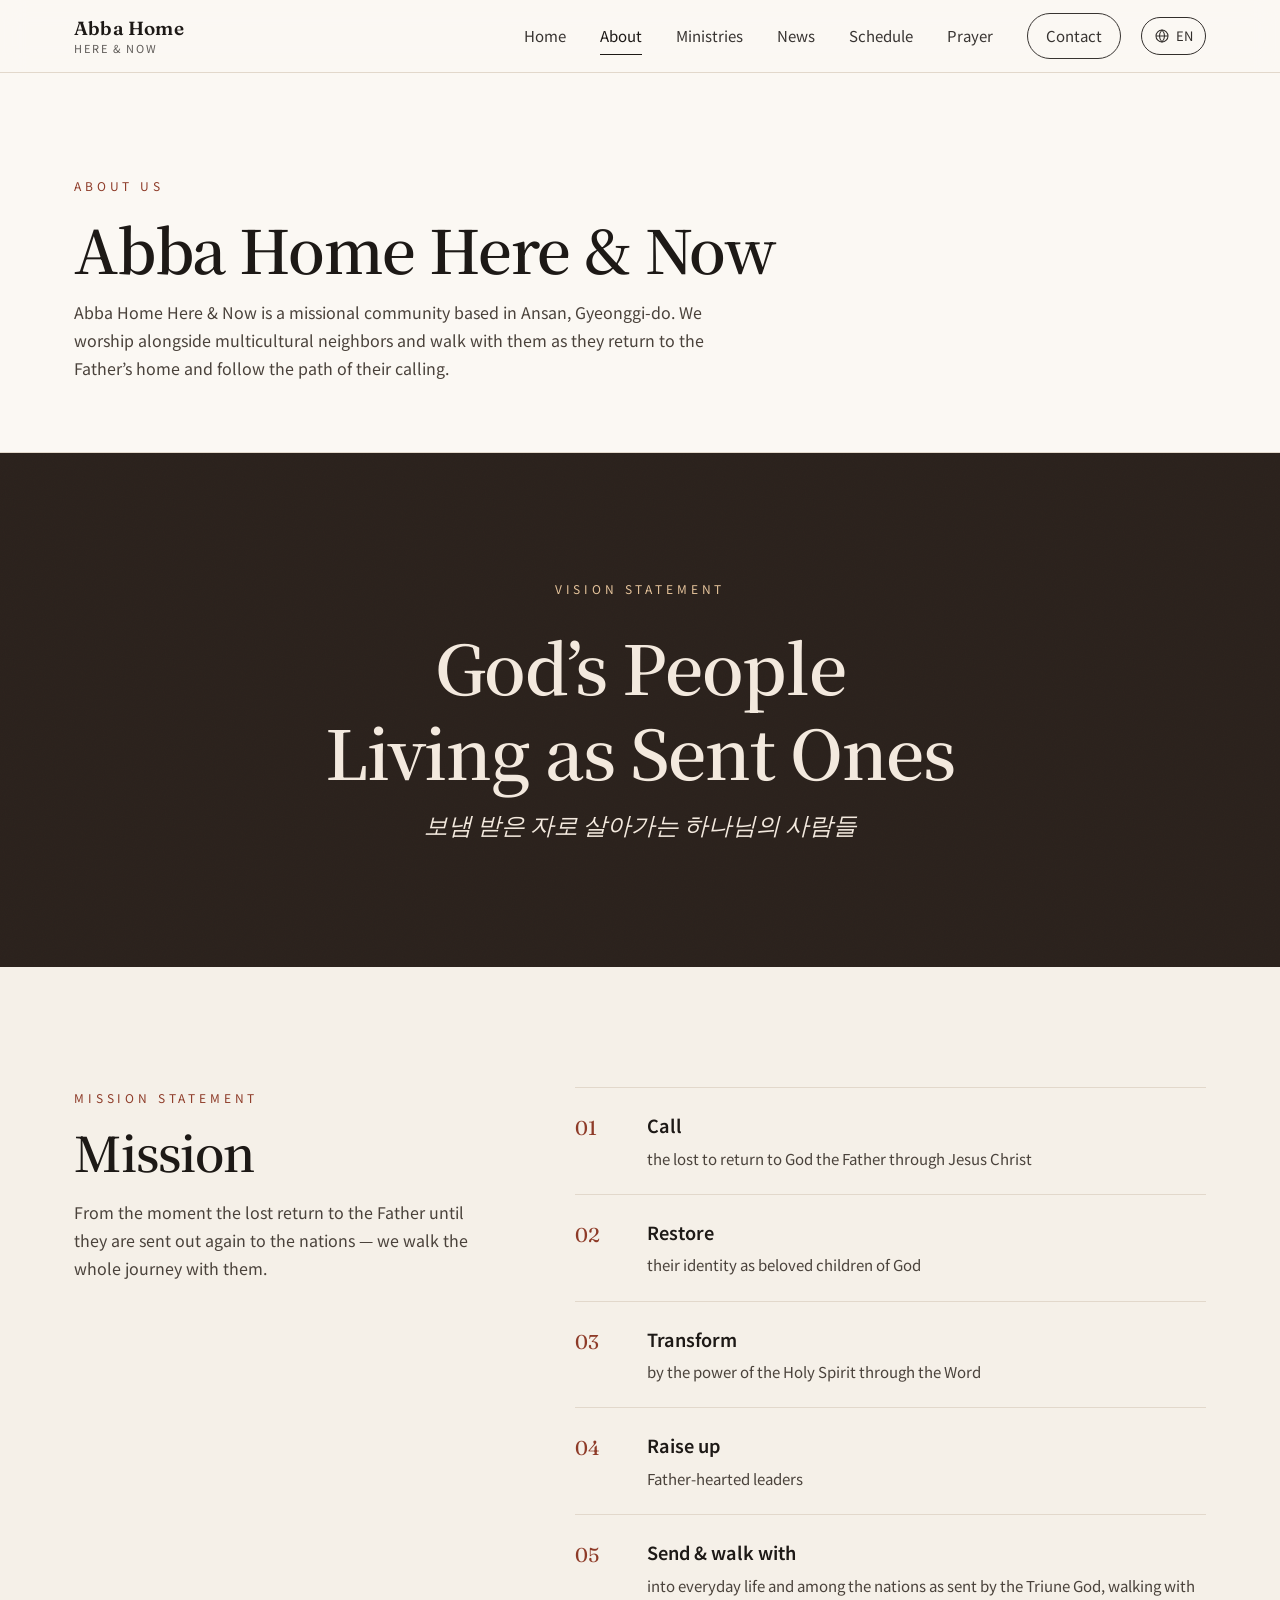
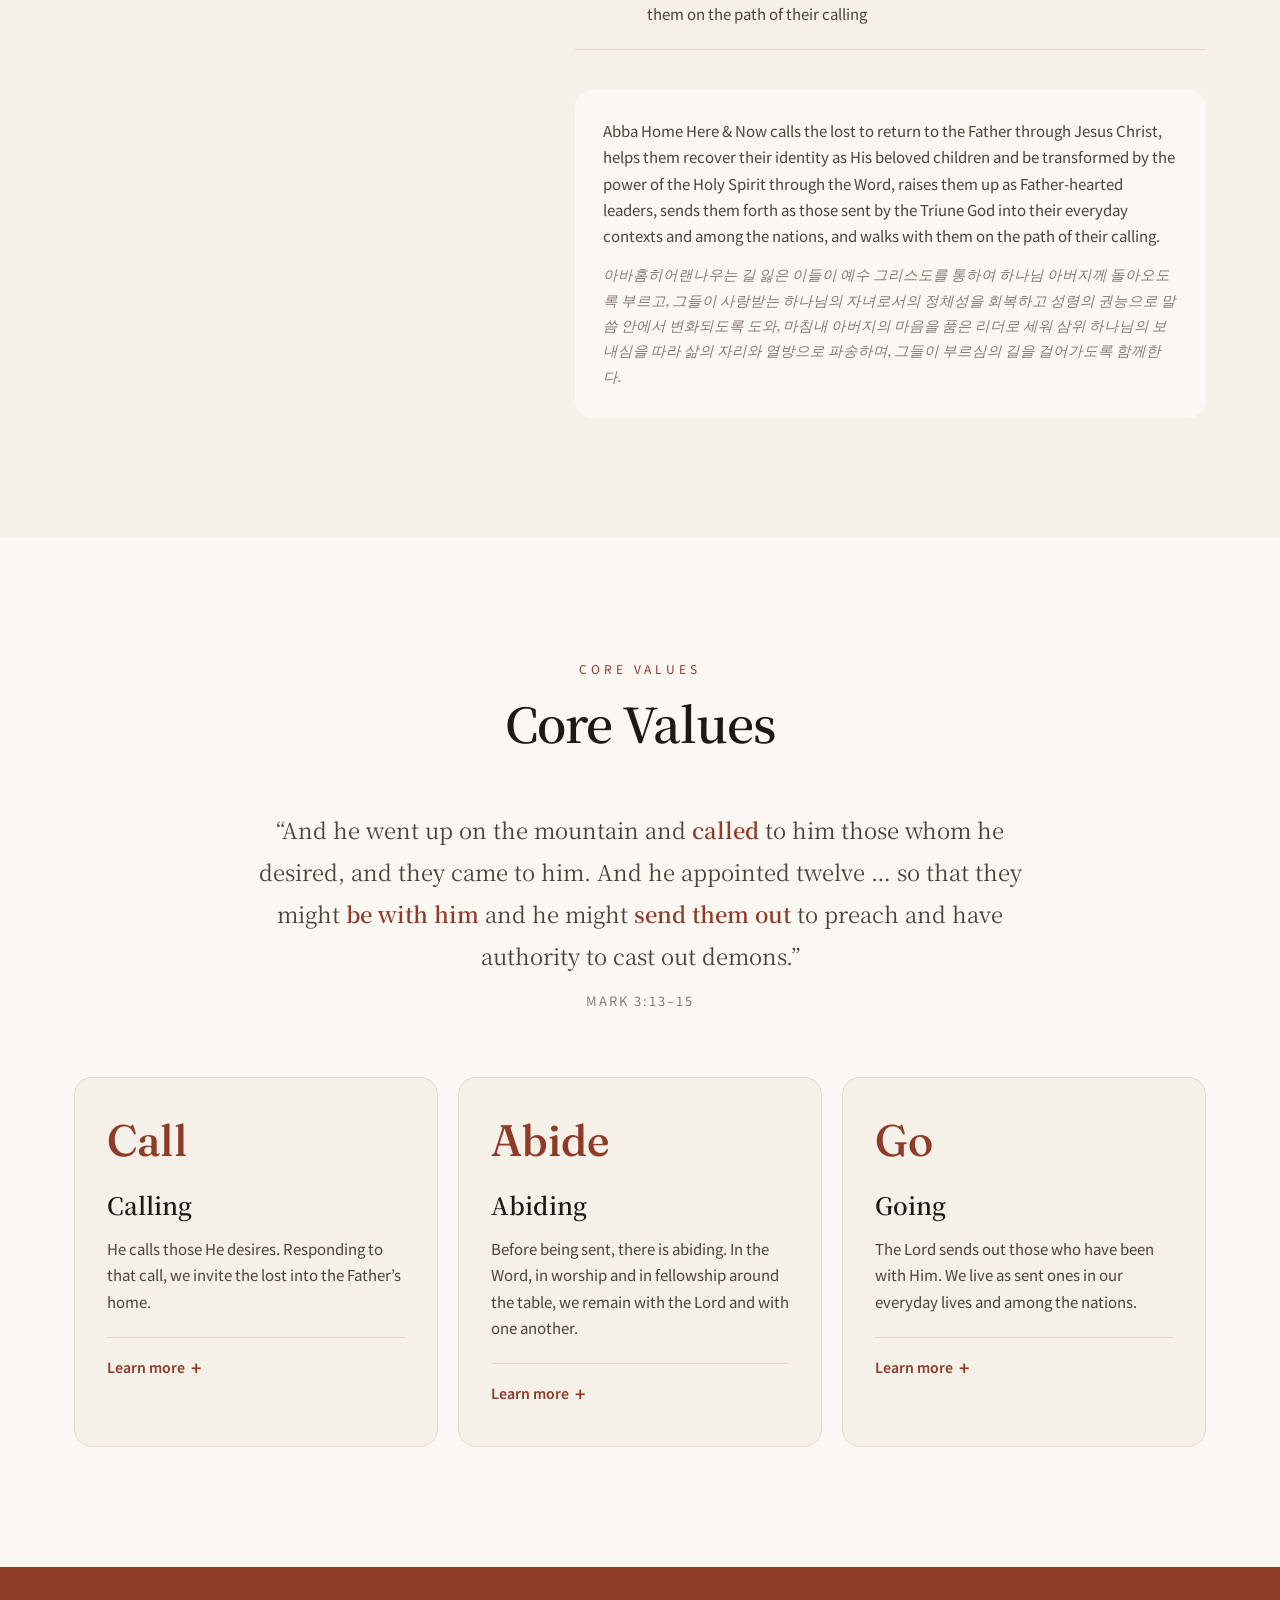
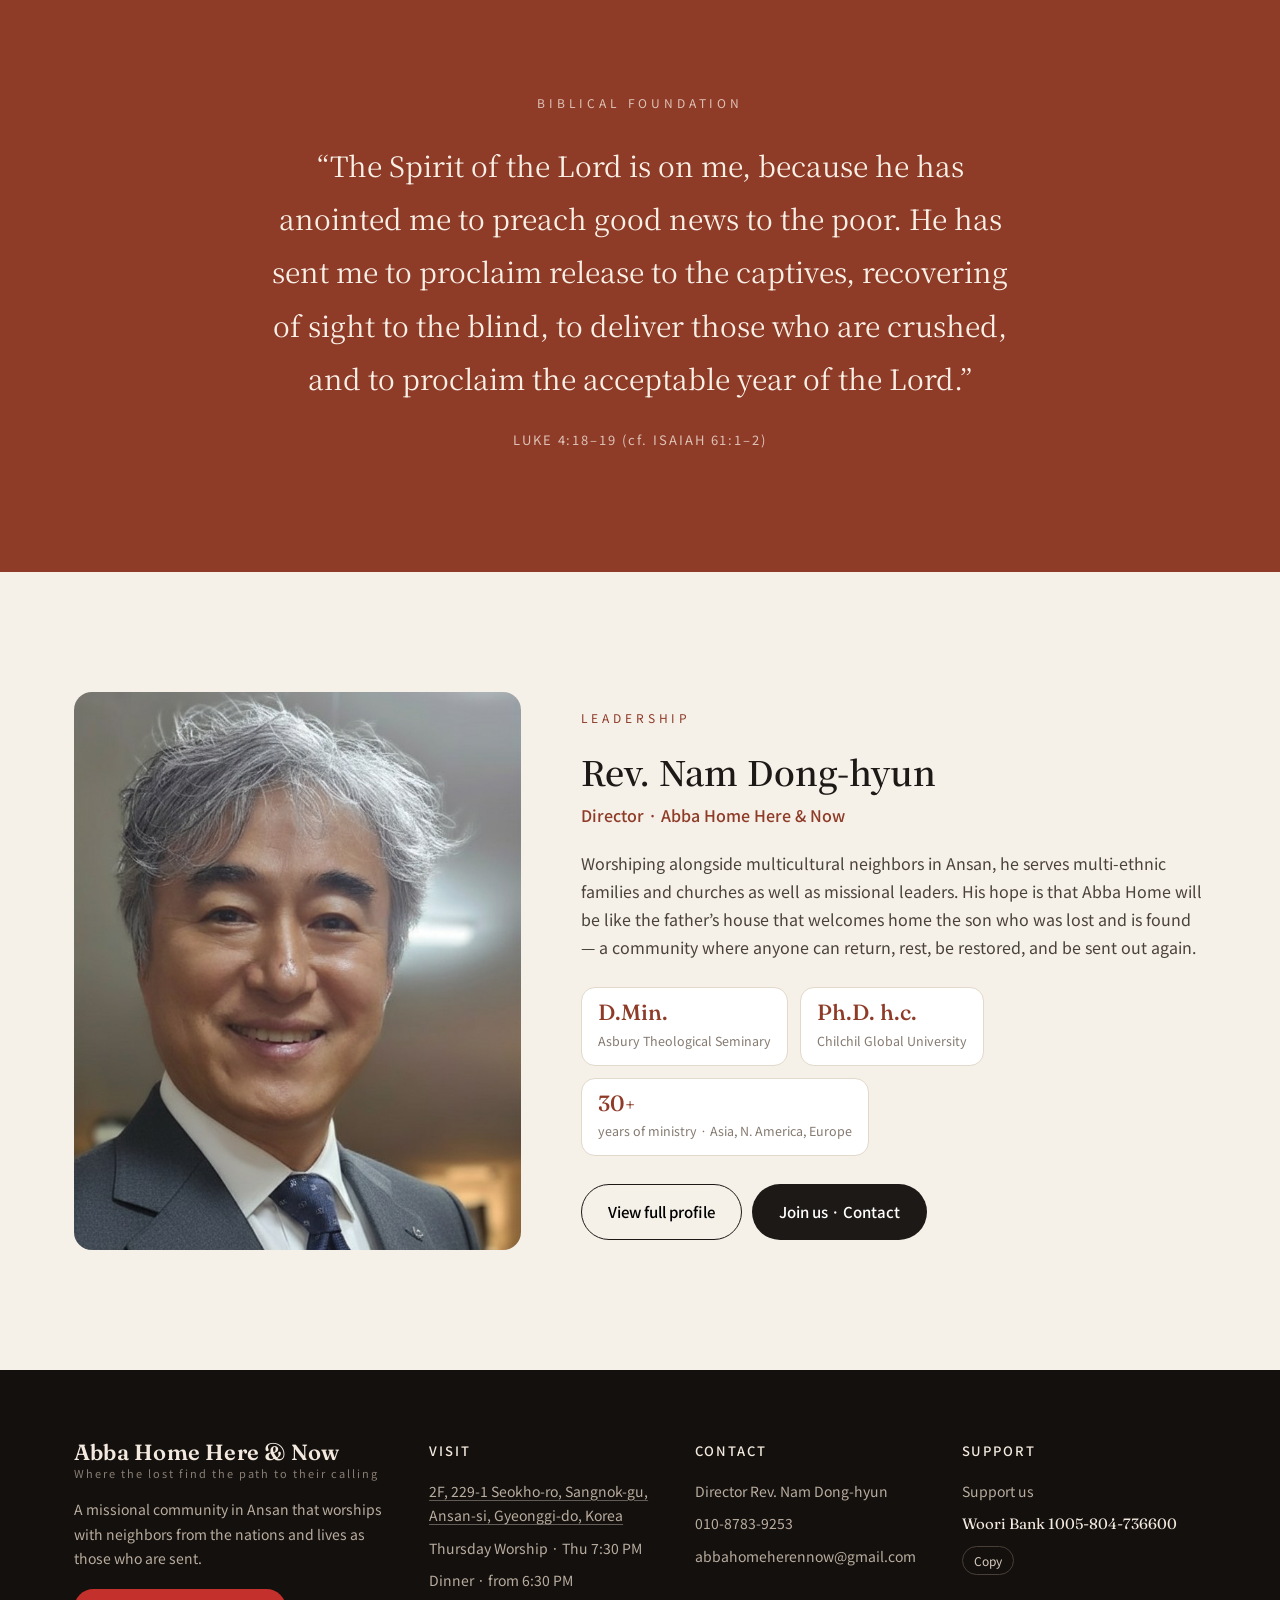
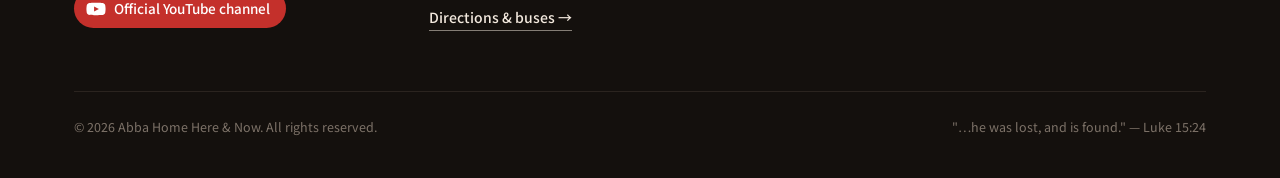
<file: about.html>
<!doctype html>
<html lang="ko">
<head>
<meta charset="utf-8">
<meta name="viewport" content="width=device-width,initial-scale=1">
<title>소개 | 아바홈히어랜나우</title>
<meta name="description" content="아바홈히어랜나우의 비전, 사명, 핵심가치와 성경적 토대.">
<link rel="canonical" href="https://www.abbahome.co.kr/about">
<meta name="keywords" content="아바홈, 아바홈히어랜나우, 아바홈 히어랜나우, Abba Home, Abba Home Here &amp; Now, 안산 다문화, 안산 선교, 안산 다문화 교회, 목요열방예배, 다문화 사역, 선교단체">
<meta name="robots" content="index,follow">
<meta property="og:type" content="website">
<meta property="og:site_name" content="아바홈히어랜나우">
<meta property="og:url" content="https://www.abbahome.co.kr/about">
<meta property="og:locale" content="ko_KR">
<meta property="og:title" content="소개 | 아바홈히어랜나우">
<meta property="og:description" content="아바홈히어랜나우의 비전, 사명, 핵심가치와 성경적 토대.">
<link rel="icon" href="favicon.svg" type="image/svg+xml">
<link rel="preconnect" href="https://fonts.googleapis.com"><link rel="preconnect" href="https://fonts.gstatic.com" crossorigin>
<link href="https://fonts.googleapis.com/css2?family=Fraunces:ital,opsz,wght@0,9..144,400;0,9..144,500;0,9..144,600;1,9..144,400&family=Noto+Sans+KR:wght@400;500;600&family=Noto+Serif+KR:wght@500;600&family=Noto+Sans+Sinhala:wght@400;500;600&family=Noto+Serif+Sinhala:wght@500;600&display=swap" rel="stylesheet">
<link rel="stylesheet" href="style.css">
</head>
<body data-page="about">

<div class="page-hero">
  <div class="wrap">
    <span class="eyebrow">About Us</span>
    <h1 data-i18n="about.h1">아바홈히어랜나우</h1>
    <p data-i18n="about.p">Abba Home Here &amp; Now는 경기도 안산을 중심으로 다문화 이웃들과 함께 예배하고, 그들이 하나님 아버지의 집으로 돌아와 부르심의 길을 걷도록 동행하는 선교 공동체입니다.</p>
  </div>
</div>

<section class="vision">
  <div class="grain"></div>
  <div class="wrap" style="position:relative">
    <span class="eyebrow" data-i18n="about.v.eb">Vision Statement · 비전</span>
    <h2 class="reveal" data-i18n="about.v.h2">보냄 받은 자로 살아가는<br>하나님의 사람들</h2>
    <div class="en reveal" data-i18n="about.v.sub">God's People Living as Sent Ones</div>
  </div>
</section>

<section>
  <div class="wrap mission-grid">
    <div class="sec-head" style="display:block;margin:0">
      <span class="eyebrow">Mission Statement</span>
      <h2 data-i18n="about.m.h2">사명</h2>
      <p style="margin-top:16px" data-i18n="about.m.p">길 잃은 이들이 아버지께 돌아와, 다시 열방으로 보내지기까지 — 그 모든 여정을 함께합니다.</p>
    </div>
    <div>
      <div class="mission-steps reveal">
        <div class="mstep"><div><b data-i18n="about.s1b">부르고</b><span data-i18n="about.s1s">길 잃은 이들이 예수 그리스도를 통하여 하나님 아버지께 돌아오도록</span></div></div>
        <div class="mstep"><div><b data-i18n="about.s2b">회복하고</b><span data-i18n="about.s2s">사랑받는 하나님의 자녀로서의 정체성을 되찾도록</span></div></div>
        <div class="mstep"><div><b data-i18n="about.s3b">변화되고</b><span data-i18n="about.s3s">성령의 권능으로 말씀 안에서 새롭게 되도록</span></div></div>
        <div class="mstep"><div><b data-i18n="about.s4b">세우고</b><span data-i18n="about.s4s">아버지의 마음을 품은 리더로</span></div></div>
        <div class="mstep"><div><b data-i18n="about.s5b">보내며 동행한다</b><span data-i18n="about.s5s">삼위 하나님의 보내심을 따라 삶의 자리와 열방으로, 부르심의 길을 함께 걷는다</span></div></div>
      </div>
      <div class="mission-full reveal">
        <p data-i18n="about.full1">아바홈히어랜나우는 길 잃은 이들이 예수 그리스도를 통하여 하나님 아버지께 돌아오도록 부르고, 그들이 사랑받는 하나님의 자녀로서의 정체성을 회복하고 성령의 권능으로 말씀 안에서 변화되도록 도와, 마침내 아버지의 마음을 품은 리더로 세워 삼위 하나님의 보내심을 따라 삶의 자리와 열방으로 파송하며, 그들이 부르심의 길을 걸어가도록 함께한다.</p>
        <p data-i18n="about.full2">Abba Home Here &amp; Now calls the lost to return to the Father through Jesus Christ, helps them recover their identity as His beloved children and be transformed by the power of the Holy Spirit through the Word, raises them up as Father-hearted leaders, sends them forth as those sent by the Triune God into their everyday contexts and among the nations, and walks with them on the path of their calling.</p>
      </div>
    </div>
  </div>
</section>

<style>
.val{display:flex;flex-direction:column}
.val-more{margin-top:22px;border-top:1px solid var(--line);padding-top:14px}
.val-more summary{cursor:pointer;list-style:none;font-size:14px;color:var(--rust);font-weight:600;display:inline-flex;align-items:center;gap:6px}
.val-more summary::-webkit-details-marker{display:none}
.val-more summary::after{content:"+";font-size:18px;line-height:1;transition:transform .2s}
.val-more[open] summary::after{transform:rotate(45deg)}
.vm-body{margin-top:14px}
.vm-tag{font-family:var(--serif);font-size:18px;font-weight:600;margin-bottom:8px}
.vm-tag small{display:block;font-family:inherit;font-size:12px;font-weight:500;color:var(--muted);letter-spacing:.04em;margin-top:2px}
.val .vm-body p{font-size:14.5px;line-height:1.75;margin-bottom:14px}
.vm-list{list-style:none;padding:0;margin:0;display:grid;gap:10px}
.vm-list li{display:flex;gap:10px;align-items:flex-start;font-size:14.5px;line-height:1.5}
.vm-list .n{flex:none;width:22px;height:22px;border-radius:50%;background:var(--rust);color:#fff;font-size:12px;display:grid;place-items:center;margin-top:1px}
.vm-list b{display:block;font-weight:600}
.vm-list em{display:block;font-style:normal;font-size:13px;color:var(--muted)}
html:not([lang="ko"]) .ko-only{display:none}
html[lang="ko"] .en-only{display:none}
</style>
<section class="values">
  <div class="wrap">
    <div class="sec-head" style="justify-content:center;text-align:center"><div><span class="eyebrow">Core Values</span><h2 data-i18n="about.val.h2">핵심가치</h2></div></div>
    <div class="verse-block reveal">
      <blockquote data-i18n="about.mark">“산에 오르사 자기가 원하는 자들을 <b>부르시니</b> 나아온지라 이에 열둘을 세우셨으니 이는 자기와 <b>함께 있게 하시고</b> 또 <b>보내사</b> 전도도 하며 귀신을 내쫓는 권능도 가지게 하려 하심이러라”</blockquote>
      <cite data-i18n="about.mark.cite">마가복음 3:13–15 · MARK 3:13–15</cite>
    </div>
    <div class="val-grid">
      <div class="val reveal"><div class="en">Call</div><h3 data-i18n="val.call">부르심</h3><p data-i18n="about.v1p">주님이 원하시는 자들을 부르십니다. 우리는 그 부르심에 응답하여, 길 잃은 이들을 아버지의 집으로 초대합니다.</p>
        <details class="val-more"><summary><span class="ko-only">자세히 보기</span><span class="en-only">Learn more</span></summary>
        <div class="vm-body"><div class="vm-tag">사랑 | Love <small><span class="ko-only">기초 가치 · </span>Fundamental Value</small></div>
        <p class="ko-only">주님의 부르심의 토대는 사랑입니다. 주님은 우리를 사랑과 긍휼로 맞아 주시고 공감하시며, 있는 모습 그대로 받아 주시고 환대하십니다. 그 사랑 안에서 잃어버렸던 정체성과 자존감이 회복되는 전인적인 치유가 일어납니다.</p><p class="en-only">The foundation of the Lord’s calling is love. He welcomes us with compassion and empathy, accepts and embraces us just as we are, and in that love brings whole-person healing as our identity and self-worth are restored.</p>
        <ol class="vm-list"><li><span class="n">1</span><span><b>은혜로운 긍휼과 공감</b><em>Gracious Compassion & Empathy</em></span></li><li><span class="n">2</span><span><b>무조건적인 수용과 환대</b><em>Unconditional Acceptance & Hospitality</em></span></li><li><span class="n">3</span><span><b>왕 같은 정체성과 자존감</b><em>Royal Identity & Self-esteem</em></span></li></ol></div></details></div>
      <div class="val reveal"><div class="en">Abide</div><h3 data-i18n="val.abide">함께 있음</h3><p data-i18n="about.v2p">보내심 이전에 함께 있음이 있습니다. 말씀과 예배, 식탁의 교제 안에서 주님과 그리고 서로와 함께 머뭅니다.</p>
        <details class="val-more"><summary><span class="ko-only">자세히 보기</span><span class="en-only">Learn more</span></summary>
        <div class="vm-body"><div class="vm-tag">임재 | Presence <small><span class="ko-only">형성 가치 · </span>Formational Value</small></div>
        <p class="ko-only">함께 있음은 그리스도 안에 거하는 것입니다. 우리는 끊임없이 영과 진리로 예배하며 주님의 임재 안에 머뭅니다. 함께 거하는 가운데 각자의 은사와 부르심이 드러나고, 서로 다른 배경의 사람들이 조화롭게 하나 됩니다.</p><p class="en-only">To abide is to dwell in Christ. Through unceasing worship in spirit and truth we live in His presence; as we abide together, gifts and callings come to light, and people of many backgrounds grow into one harmonious body.</p>
        <ol class="vm-list"><li><span class="n">1</span><span><b>끊임없는 영과 진리의 예배</b><em>Unceasing Worship in Spirit & Truth</em></span></li><li><span class="n">2</span><span><b>검증된 은사와 부르심</b><em>Approved Gifting & Calling</em></span></li><li><span class="n">3</span><span><b>다양성 가운데 조화로운 연합</b><em>Harmonious Unity in Diversity</em></span></li></ol></div></details></div>
      <div class="val reveal"><div class="en">Go</div><h3 data-i18n="val.go">나아감</h3><p data-i18n="about.v3p">함께 있던 자들을 주님이 보내십니다. 우리는 삶의 자리와 열방으로 보냄 받은 자로 살아갑니다.</p>
        <details class="val-more"><summary><span class="ko-only">자세히 보기</span><span class="en-only">Learn more</span></summary>
        <div class="vm-body"><div class="vm-tag">파송 | Commission <small><span class="ko-only">사명 가치 · </span>Empowering Value</small></div>
        <p class="ko-only">주님은 함께 거하던 이들을 세상으로 보내십니다. 보냄 받은 이들은 균형 잡힌 리더십과 팔로워십을 갖추고, 가는 곳마다 다른 문화를 세심하게 이해하며 품습니다. 그리고 사역의 자리에서 돌아와 아바홈에서 다시 쉼을 얻고 새 힘을 공급받습니다.</p><p class="en-only">The Lord sends out those who have abided with Him. Those who are sent grow in balanced leadership and followership, serve with sensitivity and openness toward every culture they meet, and return to Abba Home to rest and be renewed.</p>
        <ol class="vm-list"><li><span class="n">1</span><span><b>균형 잡힌 리더십과 팔로워십</b><em>Balanced Leadership & Followership</em></span></li><li><span class="n">2</span><span><b>다문화에 대한 민감성과 포용성</b><em>Keen Sensitivity & Inclusivity toward Diverse Cultures</em></span></li><li><span class="n">3</span><span><b>때에 맞는 안식과 재충전</b><em>Timely Rest & Renewal</em></span></li></ol></div></details></div>
    </div>
  </div>
</section>

<section class="foundation">
  <div class="wrap">
    <span class="eyebrow" data-i18n="about.f.eb">Biblical Foundation · 성경적 토대</span>
    <blockquote class="reveal" data-i18n="about.luke">“주의 성령이 내게 임하셨으니 이는 가난한 자에게 복음을 전하게 하시려고 내게 기름을 부으시고 나를 보내사 포로 된 자에게 자유를, 눈 먼 자에게 다시 보게 함을 전파하며 눌린 자를 자유롭게 하고 주의 은혜의 해를 전파하게 하려 하심이라”</blockquote>
    <cite data-i18n="about.luke.cite">누가복음 4:18–19 (cf. 이사야 61:1–2)</cite>
  </div>
</section>

<section>
  <div class="wrap leader">
    <div class="portrait reveal"><div class="ph" role="img" aria-label="남동현 목사" style="background-image:url('images/leader-nam3.jpg'),url('images/leader-nam2.jpg'),url('images/leader-nam.jpg');background-position:center 15%"></div></div>
    <div class="reveal">
      <span class="eyebrow" style="color:var(--rust);opacity:1">Leadership</span>
      <h3 style="margin-top:12px" data-i18n="leader.name">남동현 목사</h3>
      <div class="role"><span data-i18n="leader.title">대표</span> · Abba Home Here &amp; Now</div>
      <p data-i18n="about.leader.p">안산의 다문화 이웃들과 함께 예배하며, 다민족 가정과 교회, 선교적 리더들을 섬기고 있습니다. 아바홈은 잃었다가 다시 얻은 아들을 맞이하는 아버지의 집처럼, 누구든 돌아와 쉬고 회복되어 다시 보냄 받는 공동체가 되기를 소망합니다.</p>
      <ul class="lead-hl">
        <li><b>D.Min.</b><span>Asbury Theological Seminary</span></li>
        <li><b>Ph.D. h.c.</b><span>Chilchil Global University</span></li>
        <li><b>30<small>+</small></b><span class="ko-only">년 사역 · 아시아·북미·유럽</span><span class="en-only">years of ministry · Asia, N. America, Europe</span></li>
      </ul>
      <p style="margin-top:28px;display:flex;gap:10px;flex-wrap:wrap"><button type="button" class="btn" id="open-profile" style="border:1px solid var(--ink);background:transparent;cursor:pointer"><span class="ko-only">프로필 자세히 보기</span><span class="en-only">View full profile</span></button><a class="btn btn-dark" href="contact.html" data-i18n="about.leader.btn">함께하기 · 문의하기</a></p>
    </div>
  </div>
</section>

<dialog class="profile-dlg" id="profile">
  <button type="button" class="pd-close" aria-label="Close">×</button>
  <div class="pd-head"><div class="pd-ph" style="background-image:url('images/leader-nam3.jpg'),url('images/leader-nam2.jpg'),url('images/leader-nam.jpg')"></div>
    <div><span class="eyebrow" style="color:var(--rust);opacity:1">Profile</span><h3><span class="ko-only">남동현 목사</span><span class="en-only">Rev. Dong-hyun Nam</span></h3><div class="role">Abba Home Here &amp; Now</div></div></div>
  <h4><span class="ko-only">소개</span><span class="en-only">Summary</span></h4>
      <p class="ko-only">남동현 목사는 아시아와 북미, 유럽을 아우르며 30년 넘게 사역해 온 목회자이자 타문화권 선교 전략가입니다. 성경 연구와 목회자 양성, 신학교육, 디아스포라 사역에 꾸준히 힘써 왔습니다.</p><p class="en-only">Rev. Dong-hyun Nam is a pastor and cross-cultural mission strategist with more than 30 years of ministry across Asia, North America and Europe. His work has centered on Bible study, pastoral formation, theological education and diaspora ministry.</p>
      <p class="ko-only">미국 애즈베리신학교(Asbury Theological Seminary)의 Beeson Pastor Program에서 전액 장학생으로 목회학박사 학위를 받았고, 성서학과 목회상담 분야에서 전문 훈련을 받았습니다. 학문적 신학과 실제 목회 현장을 잇는 교육과 사역에 강점을 지니고 있으며, 2024년에는 그간의 사역과 전문성을 인정받아 인도 Chilchil Global University에서 명예철학박사 학위를 받았습니다.</p><p class="en-only">He earned his Doctor of Ministry as a full scholar of the Beeson Pastor Program at Asbury Theological Seminary, with specialized training in biblical studies and pastoral counseling. He is known for bridging academic theology and everyday pastoral practice, and in 2024 he was awarded an honorary Doctor of Philosophy by Chilchil Global University, India, in recognition of his ministry.</p>
      <p class="ko-only">사역의 중심은 제자훈련, 귀납적 성경교육, 타문화 이해, 선교적 교회론과 선교적 리더십 훈련입니다. 특히 디아스포라와 소외된 공동체를 섬기며 현지·민족 공동체 안에서 지도자를 세우고, 다문화 교회를 일구며, 다양한 문화 속에서 복음을 전할 수 있는 선교 전략과 훈련 프로그램을 개발해 왔습니다.</p><p class="en-only">His ministry focuses on discipleship, inductive Bible teaching, cross-cultural competence, missional ecclesiology and missional leadership training. Serving diaspora and marginalized communities, he raises up leaders within local and ethnic communities, plants multicultural churches, and develops mission strategies and training programs for sharing the gospel across cultures.</p>
      <p class="ko-only">한국어와 영어로 설교와 교육, 상담, 리더십 훈련을 이끌며, 성경적 신실함과 문화적 감수성, 선교적 용기를 갖춘 제자를 세우는 일에 헌신하고 있습니다.</p><p class="en-only">Ministering in both Korean and English through preaching, teaching, counseling and leadership training, he is devoted to forming disciples marked by biblical faithfulness, cultural sensitivity and missional courage.</p>
  <h4><span class="ko-only">학력</span><span class="en-only">Education</span></h4>
  <ul class="pd-edu">
        <li><span class="yr">2024</span><div><b><span class="ko-only">명예철학박사 · </span>Honorary Doctor of Philosophy (Ph.D. h.c.)</b><span class="sch"><span class="ko-only">Chilchil Global University · 인도</span><span class="en-only">Chilchil Global University · India</span></span><span class="note"><span class="ko-only">2024년 수여</span><span class="en-only">Conferred 2024</span></span></div></li>
        <li><span class="yr">2019</span><div><b><span class="ko-only">목회학박사 · </span>Doctor of Ministry (D.Min.)</b><span class="sch"><span class="ko-only">Asbury Theological Seminary · 미국 켄터키주 윌모어</span><span class="en-only">Asbury Theological Seminary · Wilmore, Kentucky, USA</span></span><span class="note"><span class="ko-only">Beeson Pastor Program 전액 장학생 · 우등 졸업 · 2019년</span><span class="en-only">Beeson Pastor Program full scholar · Graduated with honors, 2019</span></span></div></li>
        <li><span class="yr">2004</span><div><b><span class="ko-only">성서학석사 · </span>Master of Arts in Biblical Studies (M.A.B.S.)</b><span class="sch"><span class="ko-only">Asbury Theological Seminary · 미국 켄터키주 윌모어</span><span class="en-only">Asbury Theological Seminary · Wilmore, Kentucky, USA</span></span><span class="note"><span class="ko-only">귀납적 성경연구와 주해 방법론 전공 · 2004년 졸업</span><span class="en-only">Inductive Bible Study & Exegetical Method · 2004</span></span></div></li>
        <li><span class="yr">1996</span><div><b><span class="ko-only">목회학석사 · </span>Master of Divinity (M.Div.)</b><span class="sch"><span class="ko-only">서울신학대학교 · 부천</span><span class="en-only">Seoul Theological University · Bucheon, Korea</span></span><span class="note"><span class="ko-only">목회상담 및 실천신학 집중 과정 · 1996년 졸업</span><span class="en-only">Emphasis in Pastoral Counseling & Practical Theology · 1996</span></span></div></li>
        <li><span class="yr">1992</span><div><b><span class="ko-only">영어영문학 학사 · </span>B.A. in English Language & Literature</b><span class="sch"><span class="ko-only">한남대학교 · 대전</span><span class="en-only">Hannam University · Daejeon, Korea</span></span><span class="note"><span class="ko-only">우등 졸업 · 1992년</span><span class="en-only">Graduated with honors, 1992</span></span></div></li>
  </ul>
</dialog>
<style>
.lead-hl{list-style:none;padding:0;margin:26px 0 0;display:flex;gap:12px;flex-wrap:wrap}
.lead-hl li{border:1px solid var(--line);border-radius:14px;padding:12px 16px;min-width:150px;background:#fff}
.lead-hl b{display:block;font-family:var(--en);font-size:22px;font-weight:500;color:var(--rust);line-height:1.1}
.lead-hl span{font-size:12.5px;color:var(--muted)}
.profile-dlg{margin:auto;inset:0;max-width:720px;width:calc(100% - 32px);max-height:88vh;border:0;border-radius:20px;padding:36px 34px;background:var(--bg,#faf7f2);color:var(--ink);overflow:auto}
.profile-dlg::backdrop{background:rgba(20,14,11,.55)}
.pd-close{position:sticky;float:right;top:0;border:0;background:#fff;width:38px;height:38px;border-radius:50%;font-size:24px;cursor:pointer;box-shadow:0 1px 4px rgba(0,0,0,.12)}
.pd-head{display:flex;gap:18px;align-items:center;margin-bottom:24px}
.pd-ph{width:84px;height:84px;border-radius:50%;background-size:cover;background-position:center 25%;flex:none}
.pd-head h3{font-family:var(--serif);font-size:26px;margin:6px 0 2px}
.pd-head .role{font-size:13px;color:var(--muted)}
.profile-dlg h4{font-family:var(--serif);font-size:18px;margin:26px 0 12px;padding-bottom:8px;border-bottom:1px solid var(--line)}
.profile-dlg p{font-size:15px;line-height:1.85;color:var(--ink-2);margin:0 0 12px}
.pd-edu{list-style:none;padding:0;margin:0;display:grid;gap:16px}
.pd-edu li{display:flex;gap:16px}
.pd-edu .yr{flex:none;width:44px;font-family:var(--en);color:var(--rust);font-weight:600;padding-top:1px}
.pd-edu b{display:block;font-weight:600;font-size:15px}
.pd-edu .sch{display:block;font-size:14px;color:var(--ink-2);margin-top:2px}
.pd-edu .note{display:block;font-size:13px;color:var(--muted);margin-top:2px}
@media (max-width:600px){.profile-dlg{padding:26px 20px}.lead-hl li{min-width:0;flex:1 1 140px}}
</style>
<script>
(function(){const d=document.getElementById("profile"),b=document.getElementById("open-profile");if(!d||!b)return;
b.onclick=()=>{d.showModal?d.showModal():d.setAttribute("open","");document.body.style.overflow="hidden";};
const close=()=>{d.close?d.close():d.removeAttribute("open");};
d.addEventListener("close",()=>document.body.style.overflow="");
d.querySelector(".pd-close").onclick=close;
d.addEventListener("click",e=>{if(e.target===d)close();});})();
</script>
<script src="data.js"></script>
<script src="i18n.js"></script>
<script src="main.js"></script>
</body>
</html>
</file>
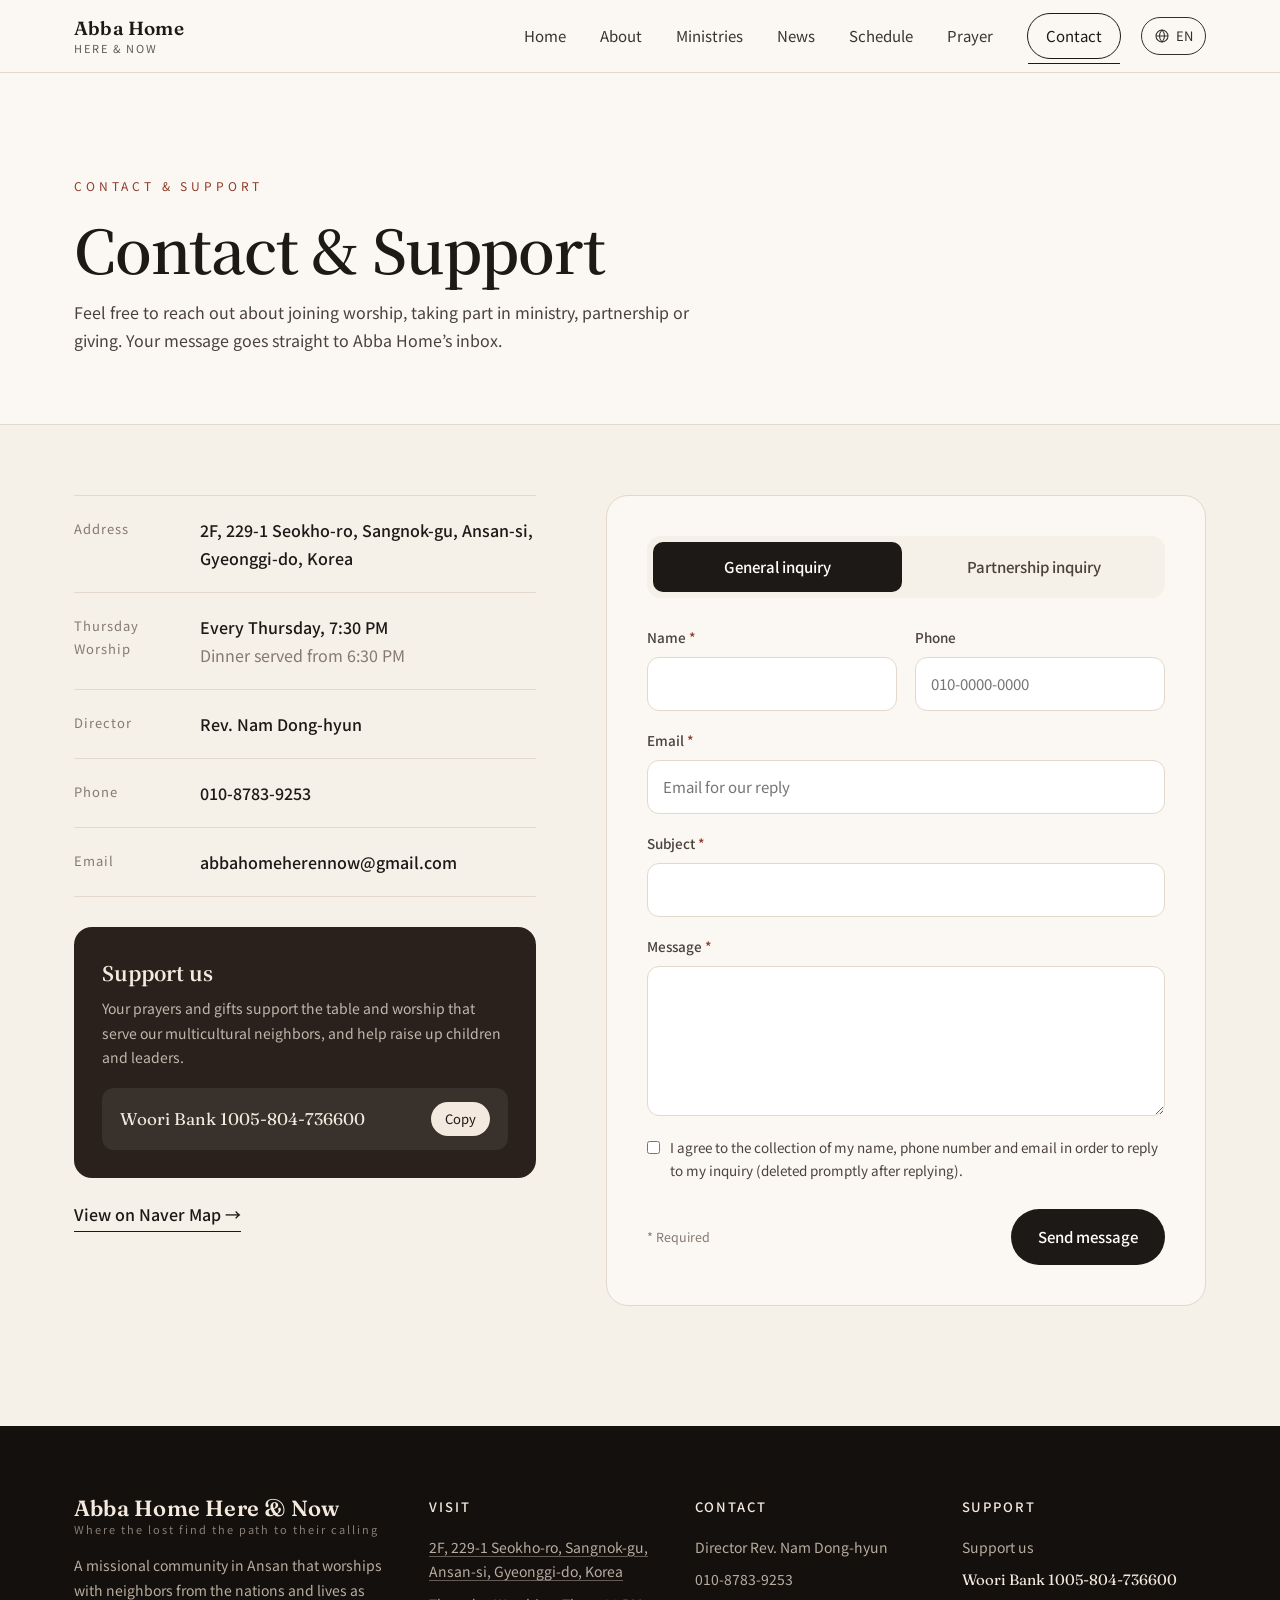
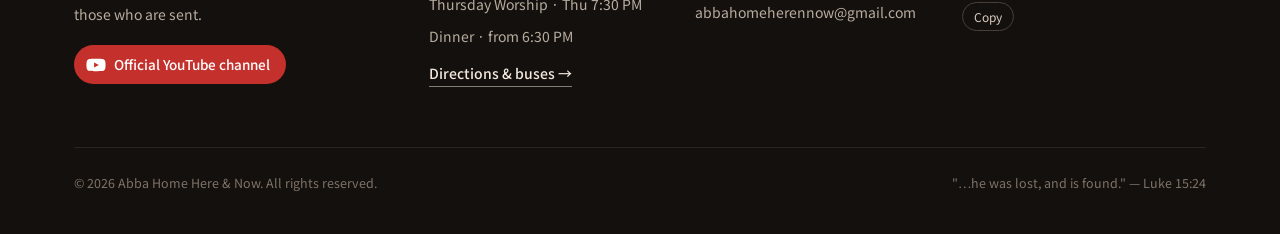
<file: contact.html>
<!doctype html>
<html lang="ko">
<head>
<meta charset="utf-8">
<meta name="viewport" content="width=device-width,initial-scale=1">
<title>문의하기 | 아바홈히어랜나우</title>
<meta name="description" content="아바홈히어랜나우 문의 및 사역 협력 문의, 후원 안내.">
<link rel="canonical" href="https://www.abbahome.co.kr/contact">
<meta name="keywords" content="아바홈, 아바홈히어랜나우, 아바홈 히어랜나우, Abba Home, Abba Home Here &amp; Now, 안산 다문화, 안산 선교, 안산 다문화 교회, 목요열방예배, 다문화 사역, 선교단체">
<meta name="robots" content="index,follow">
<meta property="og:type" content="website">
<meta property="og:site_name" content="아바홈히어랜나우">
<meta property="og:url" content="https://www.abbahome.co.kr/contact">
<meta property="og:locale" content="ko_KR">
<meta property="og:title" content="문의하기 | 아바홈히어랜나우">
<meta property="og:description" content="아바홈히어랜나우 문의 및 사역 협력 문의, 후원 안내.">
<link rel="icon" href="favicon.svg" type="image/svg+xml">
<link rel="preconnect" href="https://fonts.googleapis.com"><link rel="preconnect" href="https://fonts.gstatic.com" crossorigin>
<link href="https://fonts.googleapis.com/css2?family=Fraunces:ital,opsz,wght@0,9..144,400;0,9..144,500;0,9..144,600;1,9..144,400&family=Noto+Sans+KR:wght@400;500;600&family=Noto+Serif+KR:wght@500;600&family=Noto+Sans+Sinhala:wght@400;500;600&family=Noto+Serif+Sinhala:wght@500;600&display=swap" rel="stylesheet">
<link rel="stylesheet" href="style.css">
</head>
<body data-page="contact">

<div class="page-hero">
  <div class="wrap">
    <span class="eyebrow">Contact &amp; Support</span>
    <h1 data-i18n="c.h1">문의 및 후원 안내</h1>
    <p data-i18n="c.p">예배 참석, 사역 참여, 협력과 후원에 관한 어떤 이야기든 편하게 남겨주세요. 남겨주신 내용은 바로 아바홈 메일로 전달됩니다.</p>
  </div>
</div>

<section style="padding-top:70px">
  <div class="wrap contact-grid">
    <div>
      <dl class="info-list">
        <div><dt data-i18n="c.addr">주소</dt><dd data-i18n="addr">경기도 안산시 상록구 석호로 229-1 (2층)</dd></div>
        <div><dt data-i18n="c.worship">목요열방예배</dt><dd><span data-i18n="c.time">매주 목요일 오후 7:30</span><br><span style="color:var(--muted);font-weight:400" data-i18n="c.meal">식사 제공 오후 6:30부터</span></dd></div>
        <div><dt data-i18n="c.leader">대표</dt><dd data-i18n="leader.name">남동현 목사</dd></div>
        <div><dt data-i18n="c.phone">전화</dt><dd><a href="tel:01087839253">010-8783-9253</a></dd></div>
        <div><dt data-i18n="c.email">이메일</dt><dd><a href="mailto:abbahomeherennow@gmail.com">abbahomeherennow@gmail.com</a></dd></div>
      </dl>
      <div class="support-card">
        <h4 data-i18n="c.sup.h">후원 안내</h4>
        <p data-i18n="c.sup.p">여러분의 기도와 후원은 다문화 이웃을 섬기는 식탁과 예배, 아이들과 리더들을 세우는 일에 사용됩니다.</p>
        <div class="acct"><span data-i18n="c.bank">우리은행 1005-804-736600</span><button class="copy" data-copy="1005804736600">복사</button></div>
      </div>
      <p style="margin-top:22px"><a class="link-arrow" target="_blank" rel="noopener" href="https://map.naver.com/p/search/%EC%95%88%EC%82%B0%EC%8B%9C%20%EC%83%81%EB%A1%9D%EA%B5%AC%20%EC%84%9D%ED%98%B8%EB%A1%9C%20229-1" data-i18n="c.map">네이버 지도에서 보기 →</a></p>
    </div>

    <form class="form-card" id="contact-form" novalidate>
      <div class="type-switch">
        <label><input type="radio" name="type" value="general" checked><span data-i18n="f.general">일반 문의</span></label>
        <label><input type="radio" name="type" value="coop"><span data-i18n="btn.coop">사역 협력 문의</span></label>
      </div>
      <input class="hp" type="text" name="_honey" tabindex="-1" autocomplete="off">
      <div class="fields">
        <div class="field"><label for="name"><span data-i18n="f.name">이름</span> <i>*</i></label><input id="name" name="name" required></div>
        <div class="field"><label for="phone" data-i18n="f.phone">연락처</label><input id="phone" name="phone" inputmode="tel" placeholder="010-0000-0000"></div>
        <div class="field full"><label for="email"><span data-i18n="f.email">이메일</span> <i>*</i></label><input id="email" name="email" type="email" required placeholder="답변 받으실 이메일" data-i18n-ph="f.emailPh"></div>
        <div class="field coop-only"><label for="org" data-i18n="f.org">소속 / 단체·교회</label><input id="org" name="org"></div>
        <div class="field coop-only"><label for="area" data-i18n="f.area">협력 희망 분야</label>
          <select id="area" name="area">
            <option value="">선택해주세요</option>
            <option>목요열방예배</option>
            <option>아바홈탕탕스쿨</option>
            <option>기쁨의 학교</option>
            <option>선교리더십코칭</option>
            <option>다민족교회 섬김</option>
            <option>후원 / 물품 지원</option>
            <option>자원봉사</option>
            <option>기타</option>
          </select>
        </div>
        <div class="field full"><label for="subject"><span data-i18n="f.subject">제목</span> <i>*</i></label><input id="subject" name="subject" required></div>
        <div class="field full"><label for="message"><span data-i18n="f.message">내용</span> <i>*</i></label><textarea id="message" name="message" required></textarea></div>
      </div>
      <label class="consent"><input type="checkbox" required> <span data-i18n="f.consent">문의 답변을 위해 이름·연락처·이메일을 수집하는 것에 동의합니다. (답변 후 지체 없이 파기)</span></label>
      <div class="form-foot">
        <small data-i18n="f.req">* 필수 입력 항목</small>
        <button class="btn btn-dark" type="submit">문의 보내기</button>
      </div>
      <div class="form-status" id="form-status" role="status"></div>
    </form>
  </div>
</section>

<script src="data.js"></script>
<script src="i18n.js"></script>
<script src="main.js"></script>
<script>
  // 필수 항목 간단 검사
  document.getElementById("contact-form").addEventListener("submit", function (e) {
    if (!this.checkValidity()) { e.stopImmediatePropagation(); e.preventDefault(); this.reportValidity(); }
  }, true);
</script>
</body>
</html>
</file>
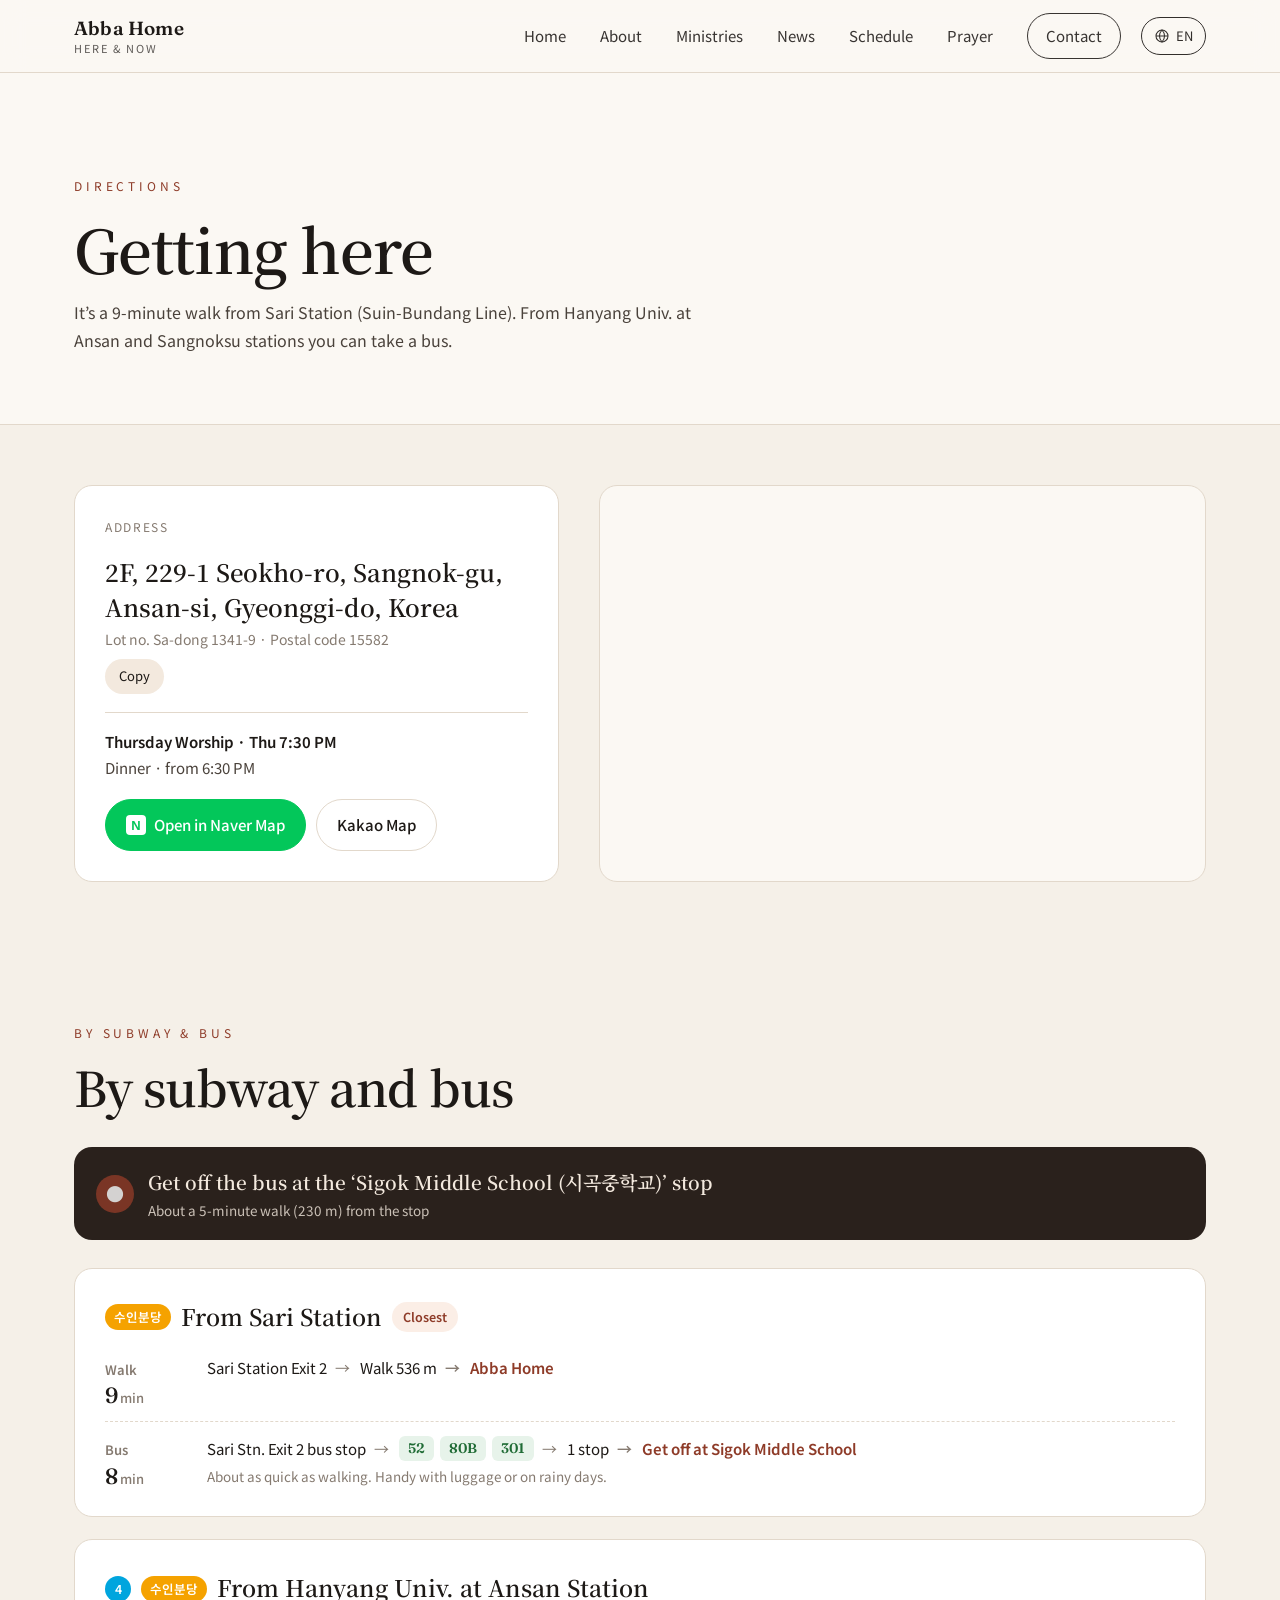
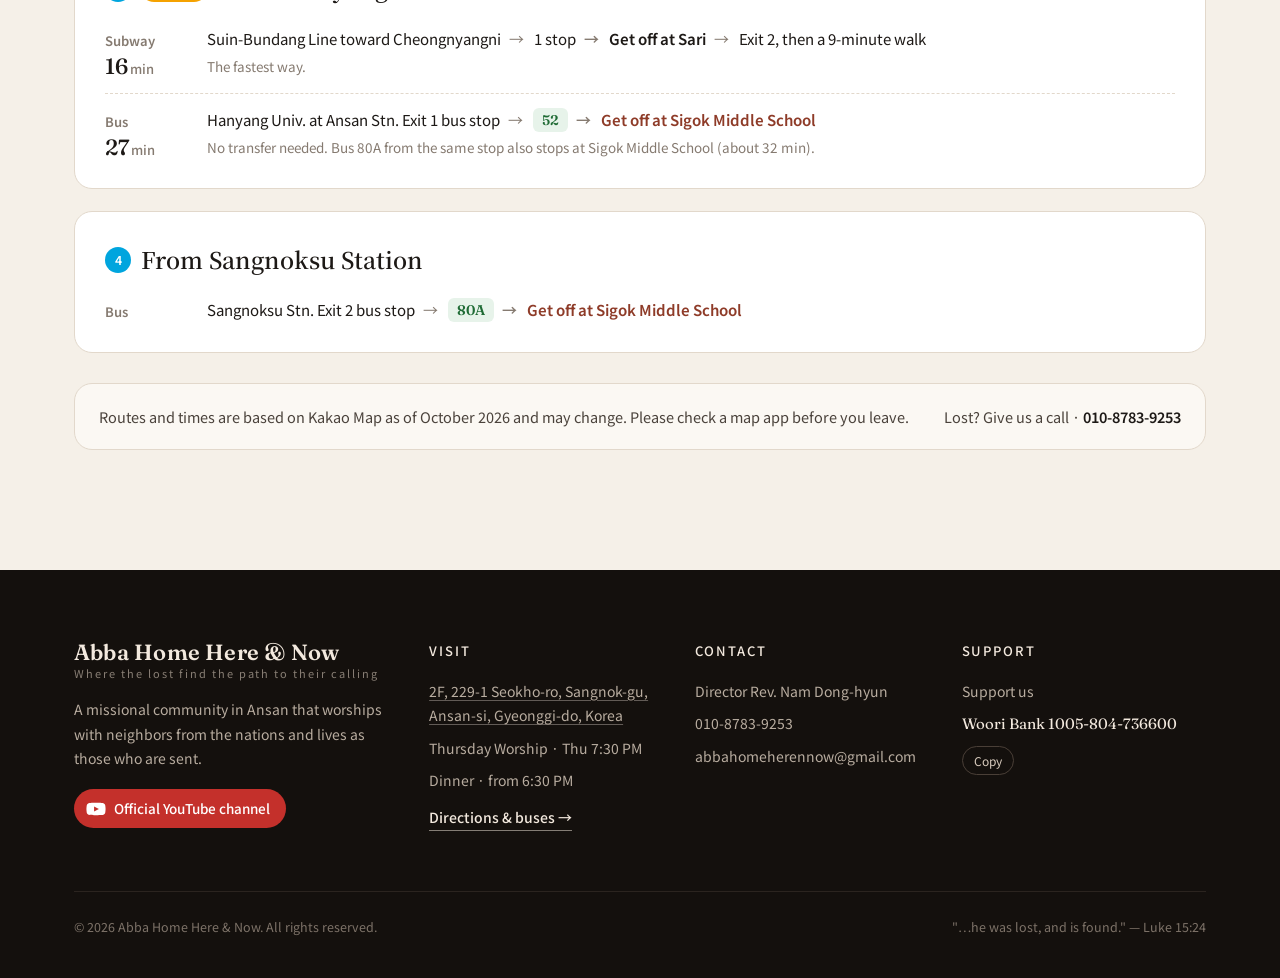
<file: directions.html>
<!doctype html>
<html lang="ko">
<head>
<meta charset="utf-8">
<meta name="viewport" content="width=device-width,initial-scale=1">
<title>오시는길 | 아바홈히어랜나우</title>
<meta name="description" content="아바홈히어랜나우 오시는길. 경기도 안산시 상록구 석호로 229-1 2층. 수인분당선 사리역에서 걸어서 9분, 한대앞역·상록수역에서 버스로 오실 수 있어요.">
<link rel="canonical" href="https://www.abbahome.co.kr/directions">
<meta name="keywords" content="아바홈 오시는길, 아바홈히어랜나우 위치, 안산 석호로 229-1, 사리역, 한대앞역, 상록수역, 시곡중학교 정류장, 아바홈, 아바홈히어랜나우">
<meta name="robots" content="index,follow">
<meta property="og:type" content="website">
<meta property="og:site_name" content="아바홈히어랜나우">
<meta property="og:url" content="https://www.abbahome.co.kr/directions">
<meta property="og:locale" content="ko_KR">
<meta property="og:title" content="오시는길 | 아바홈히어랜나우">
<meta property="og:description" content="경기도 안산시 상록구 석호로 229-1 2층 · 사리역 도보 9분">
<link rel="icon" href="favicon.svg" type="image/svg+xml">
<link rel="preconnect" href="https://fonts.googleapis.com"><link rel="preconnect" href="https://fonts.gstatic.com" crossorigin>
<link href="https://fonts.googleapis.com/css2?family=Fraunces:ital,opsz,wght@0,9..144,400;0,9..144,500;0,9..144,600;1,9..144,400&family=Noto+Sans+KR:wght@400;500;600&family=Noto+Serif+KR:wght@500;600&family=Noto+Sans+Sinhala:wght@400;500;600&family=Noto+Serif+Sinhala:wght@500;600&display=swap" rel="stylesheet">
<link rel="stylesheet" href="style.css">
<style>
.dir-top{display:grid;grid-template-columns:minmax(0,1fr) minmax(0,1.25fr);gap:40px;align-items:stretch}
.dir-card{background:#fff;border:1px solid var(--line);border-radius:var(--radius);padding:30px;display:flex;flex-direction:column;gap:18px}
.dir-card .lbl{font-size:12px;letter-spacing:.14em;color:var(--muted);text-transform:uppercase}
.dir-addr{font-family:var(--serif);font-size:24px;line-height:1.45;font-weight:600}
.dir-addr small{display:block;font-family:var(--sans);font-size:14px;font-weight:400;color:var(--muted);margin-top:4px}
.dir-addr-row{display:flex;gap:10px;align-items:flex-start;justify-content:space-between;flex-wrap:wrap}
.dir-time{border-top:1px solid var(--line);padding-top:16px;font-size:15px;color:var(--ink-2)}
.dir-time b{color:var(--ink);font-weight:600}
.map-btns{display:flex;gap:10px;flex-wrap:wrap;margin-top:auto}
.map-btn{display:inline-flex;align-items:center;gap:8px;padding:12px 20px;border-radius:99px;font-size:15px;font-weight:500;border:1px solid var(--line);color:var(--ink);background:#fff;transition:.2s}
.map-btn:hover{border-color:var(--ink)}
.map-btn.naver{background:#03c75a;border-color:#03c75a;color:#fff}
.map-btn.naver:hover{background:#02a94c;border-color:#02a94c}
.map-btn .n{display:inline-grid;place-items:center;width:20px;height:20px;border-radius:4px;background:#fff;color:#03c75a;font-weight:800;font-size:13px;font-family:Arial,sans-serif}
.dir-map{position:relative;border-radius:var(--radius);overflow:hidden;border:1px solid var(--line);min-height:340px;background:var(--paper)}
.dir-map iframe{position:absolute;inset:0;width:100%;height:100%;border:0}
.routes{display:grid;gap:22px}
.route{background:#fff;border:1px solid var(--line);border-radius:var(--radius);padding:28px 30px}
.route-h{display:flex;align-items:center;gap:10px;flex-wrap:wrap;margin-bottom:18px}
.route-h h3{font-family:var(--serif);font-size:23px;font-weight:600}
.line{display:inline-flex;align-items:center;justify-content:center;min-width:26px;height:26px;padding:0 9px;border-radius:99px;font-size:12.5px;font-weight:600;color:#fff;white-space:nowrap}
.line.sb{background:#f5a200}
.line.l4{background:#00a5de}
.best{font-size:12.5px;font-weight:600;color:var(--rust);background:#fbeee6;border-radius:99px;padding:4px 11px}
.opts{display:grid;gap:14px}
.opt{display:grid;grid-template-columns:86px minmax(0,1fr);gap:16px;align-items:start;padding-top:14px;border-top:1px dashed var(--line)}
.opt:first-child{border-top:0;padding-top:0}
.opt .mode{font-size:13px;font-weight:600;color:var(--muted);padding-top:3px}
.opt .mode b small{font-family:var(--sans);font-size:13px;font-weight:500;margin-left:2px;color:var(--muted)}
.opt .mode b{display:block;font-family:var(--en);font-size:22px;font-weight:500;color:var(--ink);line-height:1.1;margin-top:2px;font-variant-numeric:tabular-nums}
.steps{list-style:none;display:flex;flex-wrap:wrap;align-items:center;gap:6px 4px;font-size:15px;line-height:1.6}
.steps li{display:inline-flex;align-items:center;gap:6px}
.steps li+li::before{content:"→";color:var(--muted);margin:0 4px}
.bus{display:inline-flex;gap:4px;flex-wrap:wrap}
.bus span{font-family:var(--en);font-weight:600;font-size:14px;padding:1px 9px;border-radius:6px;background:#e7f3ea;color:#1f6b35;font-variant-numeric:tabular-nums}
.stop{font-weight:600}
.stop.off{color:var(--rust)}
.opt p.sub{font-size:13.5px;color:var(--muted);margin-top:4px}
.dir-note{display:flex;gap:16px;flex-wrap:wrap;justify-content:space-between;align-items:center;margin-top:30px;padding:20px 24px;border-radius:var(--radius);background:var(--paper);border:1px solid var(--line);font-size:14.5px;color:var(--ink-2)}
.dir-note a{font-weight:600;color:var(--ink);white-space:nowrap}
.getoff{display:flex;gap:14px;align-items:center;margin-bottom:28px;padding:18px 22px;border-radius:var(--radius);background:var(--dusk);color:#f3e9de}
.getoff .pin{display:grid;place-items:center;flex:0 0 38px;height:38px;border-radius:50%;background:var(--rust);color:#fff;font-size:18px}
.getoff b{font-family:var(--serif);font-size:19px;font-weight:600}
.getoff span{display:block;font-size:13.5px;opacity:.8}
@media (max-width:860px){.dir-top{grid-template-columns:1fr}.dir-map{min-height:280px}}
@media (max-width:560px){.dir-card,.route{padding:22px 18px}.opt{grid-template-columns:1fr;gap:6px}.opt .mode b small{font-family:var(--sans);font-size:13px;font-weight:500;margin-left:2px;color:var(--muted)}
.opt .mode b{display:inline;margin-left:6px;font-size:18px}.dir-addr{font-size:21px}}
</style>
</head>
<body data-page="directions">

<div class="page-hero">
  <div class="wrap">
    <span class="eyebrow">Directions</span>
    <h1 data-i18n="dir.h1">오시는길</h1>
    <p data-i18n="dir.p">수인분당선 사리역에서 걸어서 9분이에요. 한대앞역과 상록수역에서는 버스로 오실 수 있어요.</p>
  </div>
</div>

<section style="padding-top:60px">
  <div class="wrap dir-top">
    <div class="dir-card">
      <span class="lbl" data-i18n="c.addr">주소</span>
      <div class="dir-addr-row">
        <div class="dir-addr"><span data-i18n="addr">경기도 안산시 상록구 석호로 229-1 (2층)</span><small data-i18n="dir.jibun">지번 · 사동 1341-9 · 우편번호 15582</small></div>
        <button class="copy" data-copy="경기도 안산시 상록구 석호로 229-1 2층">복사</button>
      </div>
      <div class="dir-time"><b data-i18n="foot.worship">목요열방예배 · 매주 목 19:30</b><br><span data-i18n="foot.meal">식사 · 18:30부터</span></div>
      <div class="map-btns">
        <a class="map-btn naver" target="_blank" rel="noopener" href="https://map.naver.com/p/search/%EA%B2%BD%EA%B8%B0%EB%8F%84%20%EC%95%88%EC%82%B0%EC%8B%9C%20%EC%83%81%EB%A1%9D%EA%B5%AC%20%EC%84%9D%ED%98%B8%EB%A1%9C%20229-1"><span class="n">N</span><span data-i18n="dir.naver">네이버 지도에서 보기</span></a>
        <a class="map-btn" target="_blank" rel="noopener" href="https://map.kakao.com/link/search/%EA%B2%BD%EA%B8%B0%20%EC%95%88%EC%82%B0%EC%8B%9C%20%EC%83%81%EB%A1%9D%EA%B5%AC%20%EC%84%9D%ED%98%B8%EB%A1%9C%20229-1" data-i18n="dir.kakao">카카오맵</a>
      </div>
    </div>
    <div class="dir-map">
      <iframe title="아바홈히어랜나우 위치 지도" loading="lazy" referrerpolicy="no-referrer-when-downgrade" src="https://maps.google.com/maps?q=%EA%B2%BD%EA%B8%B0%EB%8F%84%20%EC%95%88%EC%82%B0%EC%8B%9C%20%EC%83%81%EB%A1%9D%EA%B5%AC%20%EC%84%9D%ED%98%B8%EB%A1%9C%20229-1&z=17&hl=ko&output=embed"></iframe>
    </div>
  </div>
</section>

<section style="padding-top:20px">
  <div class="wrap">
    <div class="sec-head" style="margin-bottom:30px"><div><span class="eyebrow">By Subway &amp; Bus</span><h2 data-i18n="dir.h2">대중교통으로 오시는 방법</h2></div></div>

    <div class="getoff">
      <span class="pin" aria-hidden="true">●</span>
      <div><b data-i18n="dir.stop">버스는 ‘시곡중학교’ 정류장에서 내리세요</b><span data-i18n="dir.stop.s">정류장에서 아바홈까지 걸어서 약 5분 (230m)</span></div>
    </div>

    <div class="routes">
      <article class="route">
        <div class="route-h"><span class="line sb">수인분당</span><h3 data-i18n="dir.sari.h">사리역에서</h3><span class="best" data-i18n="dir.best">가장 가까워요</span></div>
        <div class="opts">
          <div class="opt">
            <div class="mode"><span data-i18n="dir.walk">도보</span><b>9<small data-i18n="dir.min">분</small></b></div>
            <div><ul class="steps"><li data-i18n="dir.sari.w1">사리역 2번 출구</li><li data-i18n="dir.sari.w2">걸어서 536m</li><li class="stop off" data-i18n="dir.arrive">아바홈 도착</li></ul></div>
          </div>
          <div class="opt">
            <div class="mode"><span data-i18n="dir.bus">버스</span><b>8<small data-i18n="dir.min">분</small></b></div>
            <div><ul class="steps"><li data-i18n="dir.sari.b1">사리역2번출구 정류장</li><li class="bus"><span>52</span><span>80B</span><span>301</span></li><li data-i18n="dir.onestop">1정거장</li><li class="stop off" data-i18n="dir.sigok">시곡중학교 하차</li></ul><p class="sub" data-i18n="dir.sari.bs">걸어오는 것과 시간이 비슷해요. 짐이 많거나 비 오는 날 이용하세요.</p></div>
          </div>
        </div>
      </article>

      <article class="route">
        <div class="route-h"><span class="line l4">4</span><span class="line sb">수인분당</span><h3 data-i18n="dir.hd.h">한대앞역에서</h3></div>
        <div class="opts">
          <div class="opt">
            <div class="mode"><span data-i18n="dir.subway">지하철</span><b>16<small data-i18n="dir.min">분</small></b></div>
            <div><ul class="steps"><li data-i18n="dir.hd.s1">수인분당선 청량리 방면</li><li data-i18n="dir.onestop">1정거장</li><li class="stop" data-i18n="dir.hd.s2">사리역 하차</li><li data-i18n="dir.hd.s3">2번 출구에서 걸어서 9분</li></ul><p class="sub" data-i18n="dir.hd.ss">가장 빠른 방법이에요.</p></div>
          </div>
          <div class="opt">
            <div class="mode"><span data-i18n="dir.bus">버스</span><b>27<small data-i18n="dir.min">분</small></b></div>
            <div><ul class="steps"><li data-i18n="dir.hd.b1">한대앞역1번출구 정류장</li><li class="bus"><span>52</span></li><li class="stop off" data-i18n="dir.sigok">시곡중학교 하차</li></ul><p class="sub" data-i18n="dir.hd.bs">환승 없이 한 번에 와요. 같은 정류장에서 80A번도 시곡중학교에 서요(약 32분).</p></div>
          </div>
        </div>
      </article>

      <article class="route">
        <div class="route-h"><span class="line l4">4</span><h3 data-i18n="dir.sl.h">상록수역에서</h3></div>
        <div class="opts">
          <div class="opt">
            <div class="mode"><span data-i18n="dir.bus">버스</span></div>
            <div><ul class="steps"><li data-i18n="dir.sl.b1">상록수역2번출구 정류장</li><li class="bus"><span>80A</span></li><li class="stop off" data-i18n="dir.sigok">시곡중학교 하차</li></ul></div>
          </div>
        </div>
      </article>
    </div>

    <div class="dir-note">
      <span data-i18n="dir.note">노선과 소요시간은 2026년 10월 카카오맵 기준이에요. 바뀔 수 있으니 출발 전 지도 앱에서 한 번 더 확인해 주세요.</span>
      <span><span data-i18n="dir.call">길을 찾기 어려우면 전화 주세요</span> · <a href="tel:01087839253">010-8783-9253</a></span>
    </div>
  </div>
</section>

<script src="data.js"></script>
<script src="i18n.js"></script>
<script src="main.js"></script>
</body>
</html>
</file>
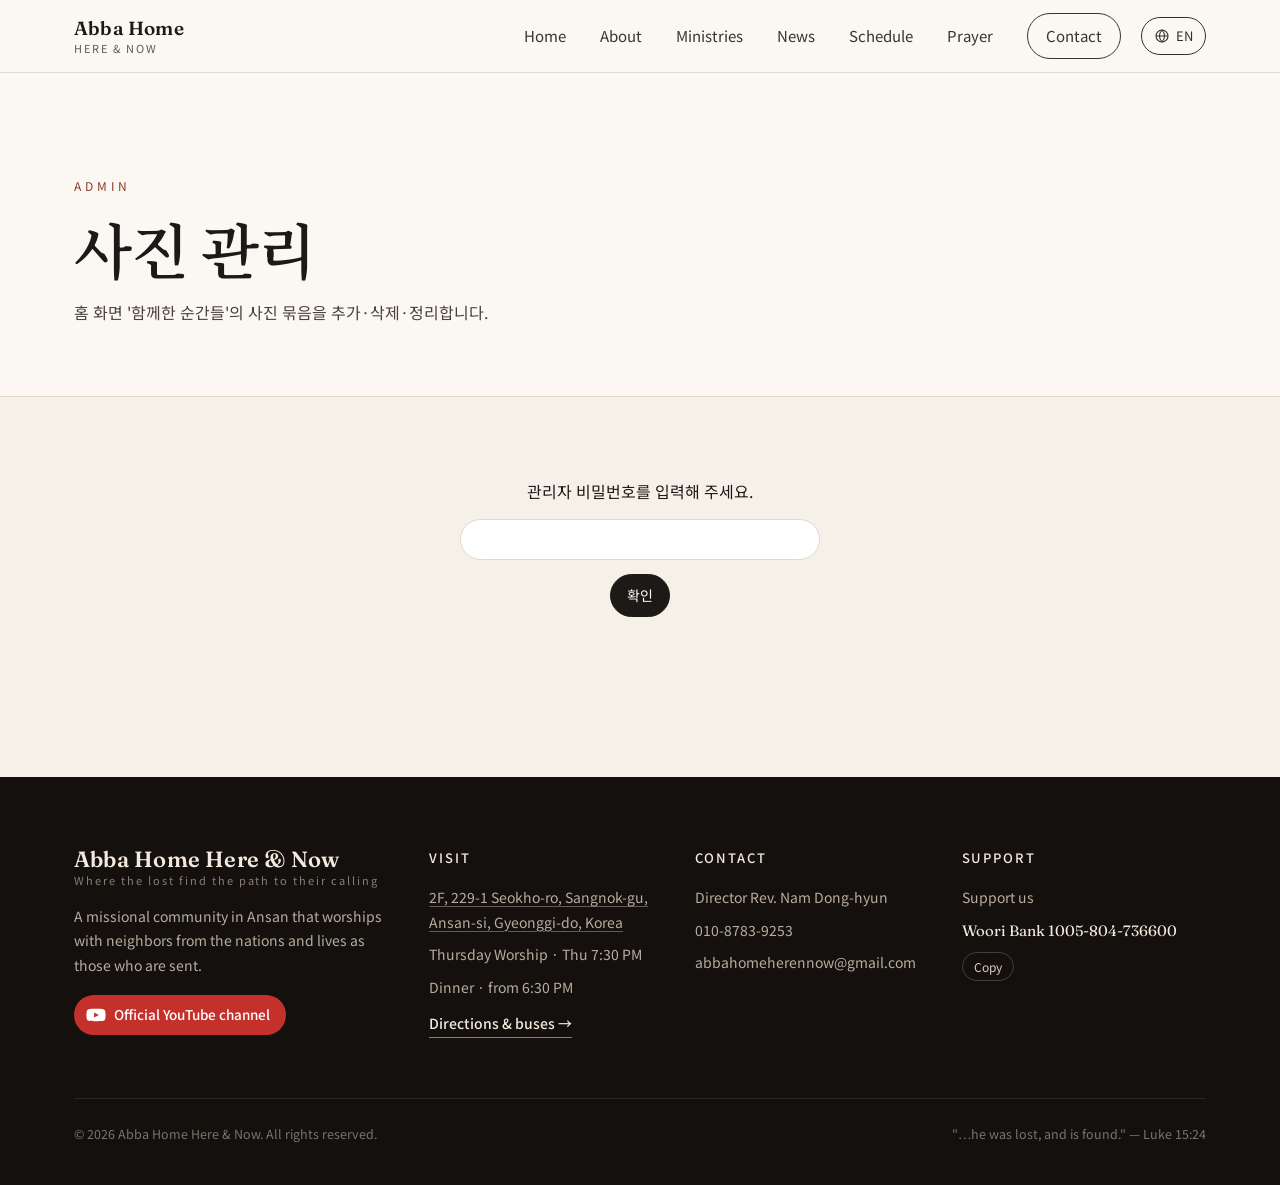
<file: gallery-admin.html>
<!doctype html>
<html lang="ko">
<head>
<meta charset="utf-8">
<meta name="viewport" content="width=device-width,initial-scale=1">
<meta name="robots" content="noindex">
<title>사진 관리 | 아바홈히어랜나우</title>
<link rel="icon" href="favicon.svg" type="image/svg+xml">
<link rel="preconnect" href="https://fonts.googleapis.com"><link rel="preconnect" href="https://fonts.gstatic.com" crossorigin>
<link href="https://fonts.googleapis.com/css2?family=Fraunces:ital,opsz,wght@0,9..144,400;0,9..144,500;0,9..144,600;1,9..144,400&family=Noto+Sans+KR:wght@400;500;600&family=Noto+Serif+KR:wght@500;600&display=swap" rel="stylesheet">
<link rel="stylesheet" href="style.css">
<style>
.ga-bar{position:sticky;top:76px;z-index:5;display:flex;gap:10px;align-items:center;justify-content:space-between;flex-wrap:wrap;background:var(--bg,#faf7f2);padding:12px 0;border-bottom:1px solid var(--line);margin-bottom:24px}
.gbtn{border:1px solid var(--line);background:#fff;border-radius:99px;padding:8px 16px;font-size:14px;color:var(--ink);cursor:pointer}
.gbtn:hover{border-color:var(--ink)}
.gbtn.primary{background:var(--ink);color:#fff;border-color:var(--ink)}
.gbtn.primary:hover{background:var(--rust);border-color:var(--rust)}
.gbtn.danger{color:#b3261e;border-color:#e8c4c0}
.gbtn:disabled{opacity:.5;cursor:default}
.gmsg{font-size:14px;color:var(--rust)}
.alb{background:#fff;border:1px solid var(--line);border-radius:18px;padding:18px;margin-bottom:22px}
.alb-head{display:flex;gap:8px;flex-wrap:wrap;align-items:center;margin-bottom:14px}
.alb-head input{flex:1 1 220px;border:1px solid var(--line);border-radius:10px;padding:9px 12px;font:inherit;font-size:15px}
.alb-head .num{font-size:13px;color:var(--muted)}
.thumbs{display:grid;grid-template-columns:repeat(auto-fill,minmax(130px,1fr));gap:10px}
.th{position:relative;aspect-ratio:4/3;border-radius:10px;overflow:hidden;background:#eee}
.th img{width:100%;height:100%;object-fit:cover;display:block}
.th .cover{position:absolute;left:6px;top:6px;background:var(--rust);color:#fff;font-size:11px;padding:2px 8px;border-radius:99px}
.th .tools{position:absolute;inset:auto 0 0 0;display:flex;justify-content:space-between;padding:5px;background:linear-gradient(transparent,rgba(0,0,0,.55))}
.th .tools button{border:0;background:rgba(255,255,255,.9);border-radius:6px;width:28px;height:26px;font-size:13px;cursor:pointer}
.th .tools button.x{background:#b3261e;color:#fff}
.add{display:grid;place-items:center;aspect-ratio:4/3;border:2px dashed var(--line);border-radius:10px;color:var(--muted);font-size:14px;cursor:pointer;text-align:center}
.add:hover{border-color:var(--ink);color:var(--ink)}
.add input{display:none}
.login{max-width:360px;margin:40px auto;text-align:center}
.login input{width:100%;border:1px solid var(--line);border-radius:99px;padding:11px 18px;font-size:15px;margin:14px 0}
.help{font-size:14px;color:var(--muted);line-height:1.7;margin-bottom:20px}
</style>
</head>
<body data-page="gallery-admin">

<div class="page-hero">
  <div class="wrap">
    <span class="eyebrow">Admin</span>
    <h1>사진 관리</h1>
    <p>홈 화면 '함께한 순간들'의 사진 묶음을 추가·삭제·정리합니다.</p>
  </div>
</div>

<section style="padding-top:40px">
  <div class="wrap">
    <form class="login" id="login">
      <p>관리자 비밀번호를 입력해 주세요.</p>
      <input type="password" id="pw" autocomplete="current-password" required>
      <button class="gbtn primary">확인</button>
      <div class="gmsg" id="lmsg" style="margin-top:10px"></div>
    </form>

    <div id="editor" hidden>
      <div class="help">· 사진의 ★ 를 누르면 그 사진이 묶음의 대표 사진이 됩니다. ◀ ▶ 로 순서를 바꾸고, ✕ 로 지웁니다.<br>
        · '사진 추가'로 여러 장을 한꺼번에 올릴 수 있습니다. (자동으로 알맞은 크기로 줄여서 올립니다)<br>
        · 다 고친 뒤 꼭 <b>저장하기</b>를 눌러야 홈페이지에 반영됩니다.</div>
      <div class="ga-bar">
        <span style="display:flex;gap:8px;flex-wrap:wrap"><button class="gbtn" id="add-alb">+ 새 묶음 추가</button><a class="gbtn" href="index.html#gallery" target="_blank">홈에서 보기</a></span>
        <span style="display:flex;gap:10px;align-items:center"><span class="gmsg" id="msg"></span><button class="gbtn primary" id="save">저장하기</button></span>
      </div>
      <div id="albums"></div>
      <button class="gbtn" id="logout" style="margin-top:20px">관리자 나가기</button>
    </div>
  </div>
</section>

<script src="data.js"></script>
<script src="i18n.js"></script>
<script src="main.js"></script>
<script>
(function () {
  const $ = id => document.getElementById(id);
  const esc = s => String(s || "").replace(/[&<>"']/g, c => ({ "&": "&amp;", "<": "&lt;", ">": "&gt;", '"': "&quot;", "'": "&#39;" }[c]));
  const KEY = "abba-admin";
  const getPw = () => { try { return sessionStorage.getItem(KEY) || ""; } catch (e) { return ""; } };
  const setPw = v => { try { v ? sessionStorage.setItem(KEY, v) : sessionStorage.removeItem(KEY); } catch (e) {} };
  let albums = [], dirty = false, busy = 0;
  const mark = () => { dirty = true; $("msg").textContent = "저장하지 않은 변경 사항이 있습니다."; };
  window.addEventListener("beforeunload", e => { if (dirty) { e.preventDefault(); e.returnValue = ""; } });

  async function api(body) {
    const r = await fetch("/api/gallery", body ? { method: "POST", headers: { "Content-Type": "application/json" }, body: JSON.stringify(body) } : { cache: "no-store" });
    const j = await r.json().catch(() => ({}));
    if (!r.ok) { const e = new Error(j.error || "error"); e.status = r.status; throw e; }
    return j;
  }

  function render() {
    $("albums").innerHTML = albums.map((a, i) => `
      <div class="alb" data-a="${i}">
        <div class="alb-head">
          <input data-f="caption" value="${esc(a.caption)}" placeholder="묶음 이름 (한국어)" maxlength="80">
          <input data-f="caption_en" value="${esc(a.caption_en)}" placeholder="English title (optional)" maxlength="120">
          <span class="num">${a.images.length}장</span>
          <button class="gbtn" data-act="up" ${i === 0 ? "disabled" : ""}>↑</button>
          <button class="gbtn" data-act="down" ${i === albums.length - 1 ? "disabled" : ""}>↓</button>
          <button class="gbtn danger" data-act="del-alb">묶음 삭제</button>
        </div>
        <div class="thumbs">
          ${a.images.map((u, k) => `<div class="th" data-k="${k}"><img src="${esc(u)}" alt="" loading="lazy">${k === 0 ? `<span class="cover">대표</span>` : ""}
            <div class="tools"><span><button data-act="left" title="앞으로">◀</button> <button data-act="right" title="뒤로">▶</button></span><span>${k ? `<button data-act="cover" title="대표 사진으로">★</button> ` : ""}<button class="x" data-act="del" title="삭제">✕</button></span></div></div>`).join("")}
          <label class="add">＋ 사진 추가<br><small>여러 장 선택 가능</small><input type="file" accept="image/*" multiple data-act="files"></label>
        </div>
      </div>`).join("");
  }

  $("albums").addEventListener("input", e => {
    const f = e.target.dataset.f; if (!f) return;
    albums[+e.target.closest(".alb").dataset.a][f] = e.target.value; mark();
  });
  $("albums").addEventListener("click", e => {
    const b = e.target.closest("[data-act]"); if (!b || b.tagName === "INPUT") return;
    const ai = +b.closest(".alb").dataset.a, A = albums[ai], act = b.dataset.act;
    const th = b.closest(".th"), k = th ? +th.dataset.k : -1;
    const swap = (arr, x, y) => { if (y < 0 || y >= arr.length) return; [arr[x], arr[y]] = [arr[y], arr[x]]; };
    if (act === "up") swap(albums, ai, ai - 1);
    else if (act === "down") swap(albums, ai, ai + 1);
    else if (act === "del-alb") {
      if (!b.dataset.armed) { b.dataset.armed = "1"; b.textContent = "한 번 더 누르면 삭제"; return; }
      albums.splice(ai, 1);
    }
    else if (act === "left") swap(A.images, k, k - 1);
    else if (act === "right") swap(A.images, k, k + 1);
    else if (act === "cover") A.images.unshift(A.images.splice(k, 1)[0]);
    else if (act === "del") A.images.splice(k, 1);
    else return;
    mark(); render();
  });
  $("albums").addEventListener("change", async e => {
    if (e.target.dataset.act !== "files") return;
    const A = albums[+e.target.closest(".alb").dataset.a];
    const files = [...e.target.files]; e.target.value = "";
    busy++; $("save").disabled = true;
    for (let n = 0; n < files.length; n++) {
      $("msg").textContent = `사진 올리는 중… (${n + 1}/${files.length})`;
      try { A.images.push(await upload(files[n])); mark(); render(); }
      catch (err) { $("msg").textContent = err.status === 401 ? "비밀번호가 맞지 않습니다." : `'${files[n].name}' 를 올리지 못했습니다.`; await new Promise(r => setTimeout(r, 1500)); }
    }
    busy--; if (!busy) { $("save").disabled = false; if (dirty) $("msg").textContent = "사진을 올렸습니다. 저장하기를 눌러 주세요."; }
  });

  async function upload(file) {
    const bm = await createImageBitmap(file, { imageOrientation: "from-image" });
    const s = Math.min(1, 1600 / Math.max(bm.width, bm.height));
    const c = document.createElement("canvas"); c.width = Math.round(bm.width * s); c.height = Math.round(bm.height * s);
    c.getContext("2d").drawImage(bm, 0, 0, c.width, c.height);
    let q = 0.82, data;
    do { data = c.toDataURL("image/jpeg", q).split(",")[1]; q -= 0.12; } while (data.length > 3.6e6 && q > 0.4);
    const r = await fetch("/api/upload", { method: "POST", headers: { "Content-Type": "application/json" },
      body: JSON.stringify({ password: getPw(), name: "gallery-" + Date.now().toString(36), contentType: "image/jpeg", data }) });
    const j = await r.json().catch(() => ({}));
    if (!r.ok || !j.url) { const err = new Error("upload"); err.status = r.status; throw err; }
    return j.url;
  }

  $("add-alb").onclick = () => { albums.unshift({ caption: "", caption_en: "", images: [] }); mark(); render(); window.scrollTo({ top: $("albums").offsetTop - 140, behavior: "smooth" }); };
  $("save").onclick = async () => {
    $("save").disabled = true; $("msg").textContent = "저장 중…";
    try {
      const j = await api({ action: "save", password: getPw(), albums });
      albums = j.albums.map(a => ({ ...a, images: [...a.images] })); dirty = false; render();
      $("msg").textContent = "저장했습니다. 홈페이지에 바로 반영됩니다. ✓";
    } catch (err) { $("msg").textContent = err.status === 401 ? "비밀번호가 맞지 않습니다. 다시 로그인해 주세요." : "저장하지 못했습니다. 잠시 후 다시 시도해 주세요."; if (err.status === 401) { setPw(""); show(); } }
    $("save").disabled = false;
  };
  $("logout").onclick = () => { setPw(""); show(); };

  async function start() {
    let j = null; try { j = await api(); } catch (e) {}
    const src = j && Array.isArray(j.albums) ? j.albums : (window.GALLERY || []);
    albums = src.map(a => ({ caption: a.caption || "", caption_en: a.caption_en || "", images: (a.images || [a.image]).filter(Boolean) }));
    render();
  }
  function show() {
    const on = !!getPw();
    $("login").hidden = on; $("editor").hidden = !on;
    if (on) start();
  }
  $("login").addEventListener("submit", async e => {
    e.preventDefault(); $("lmsg").textContent = "";
    try { await api({ action: "check", password: $("pw").value }); setPw($("pw").value); $("pw").value = ""; show(); }
    catch (err) { $("lmsg").textContent = err.status === 401 ? "비밀번호가 맞지 않습니다." : "확인하지 못했습니다. 잠시 후 다시 시도해 주세요."; }
  });
  show();
})();
</script>
</body>
</html>
</file>
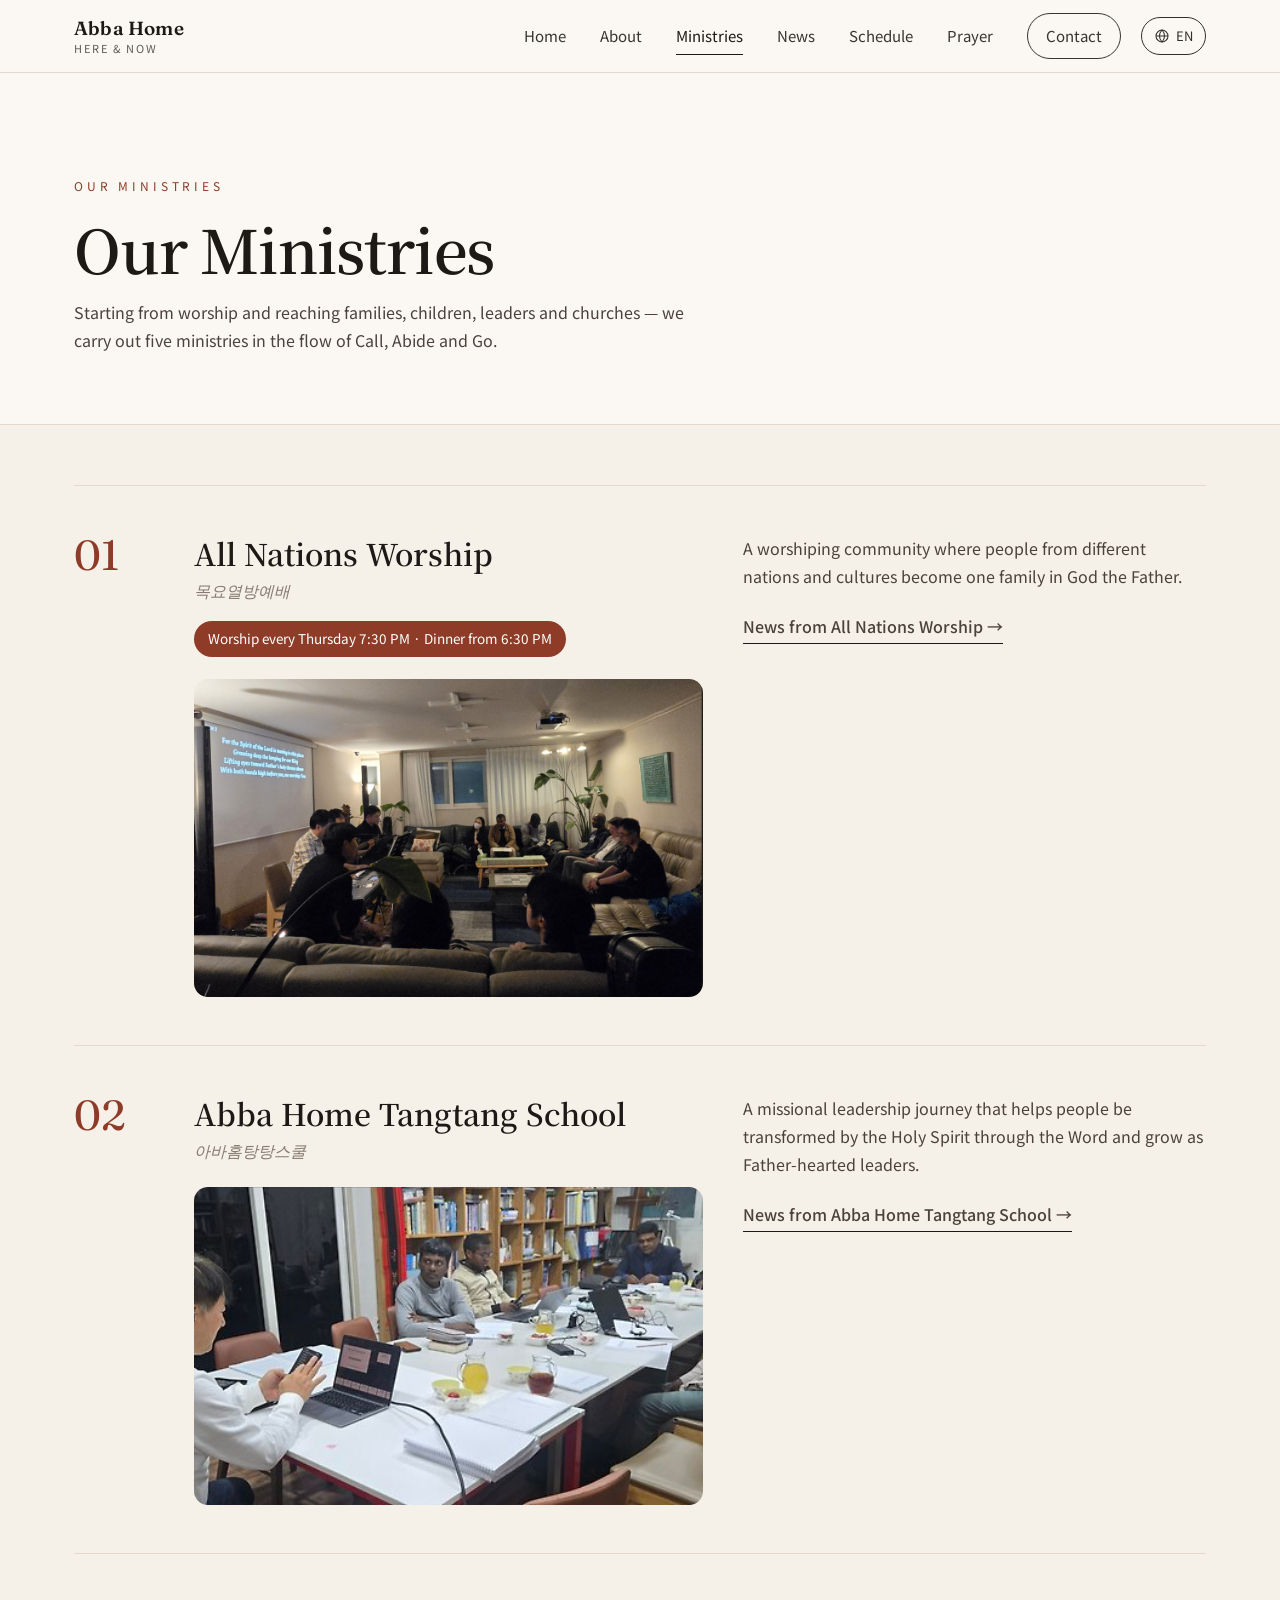
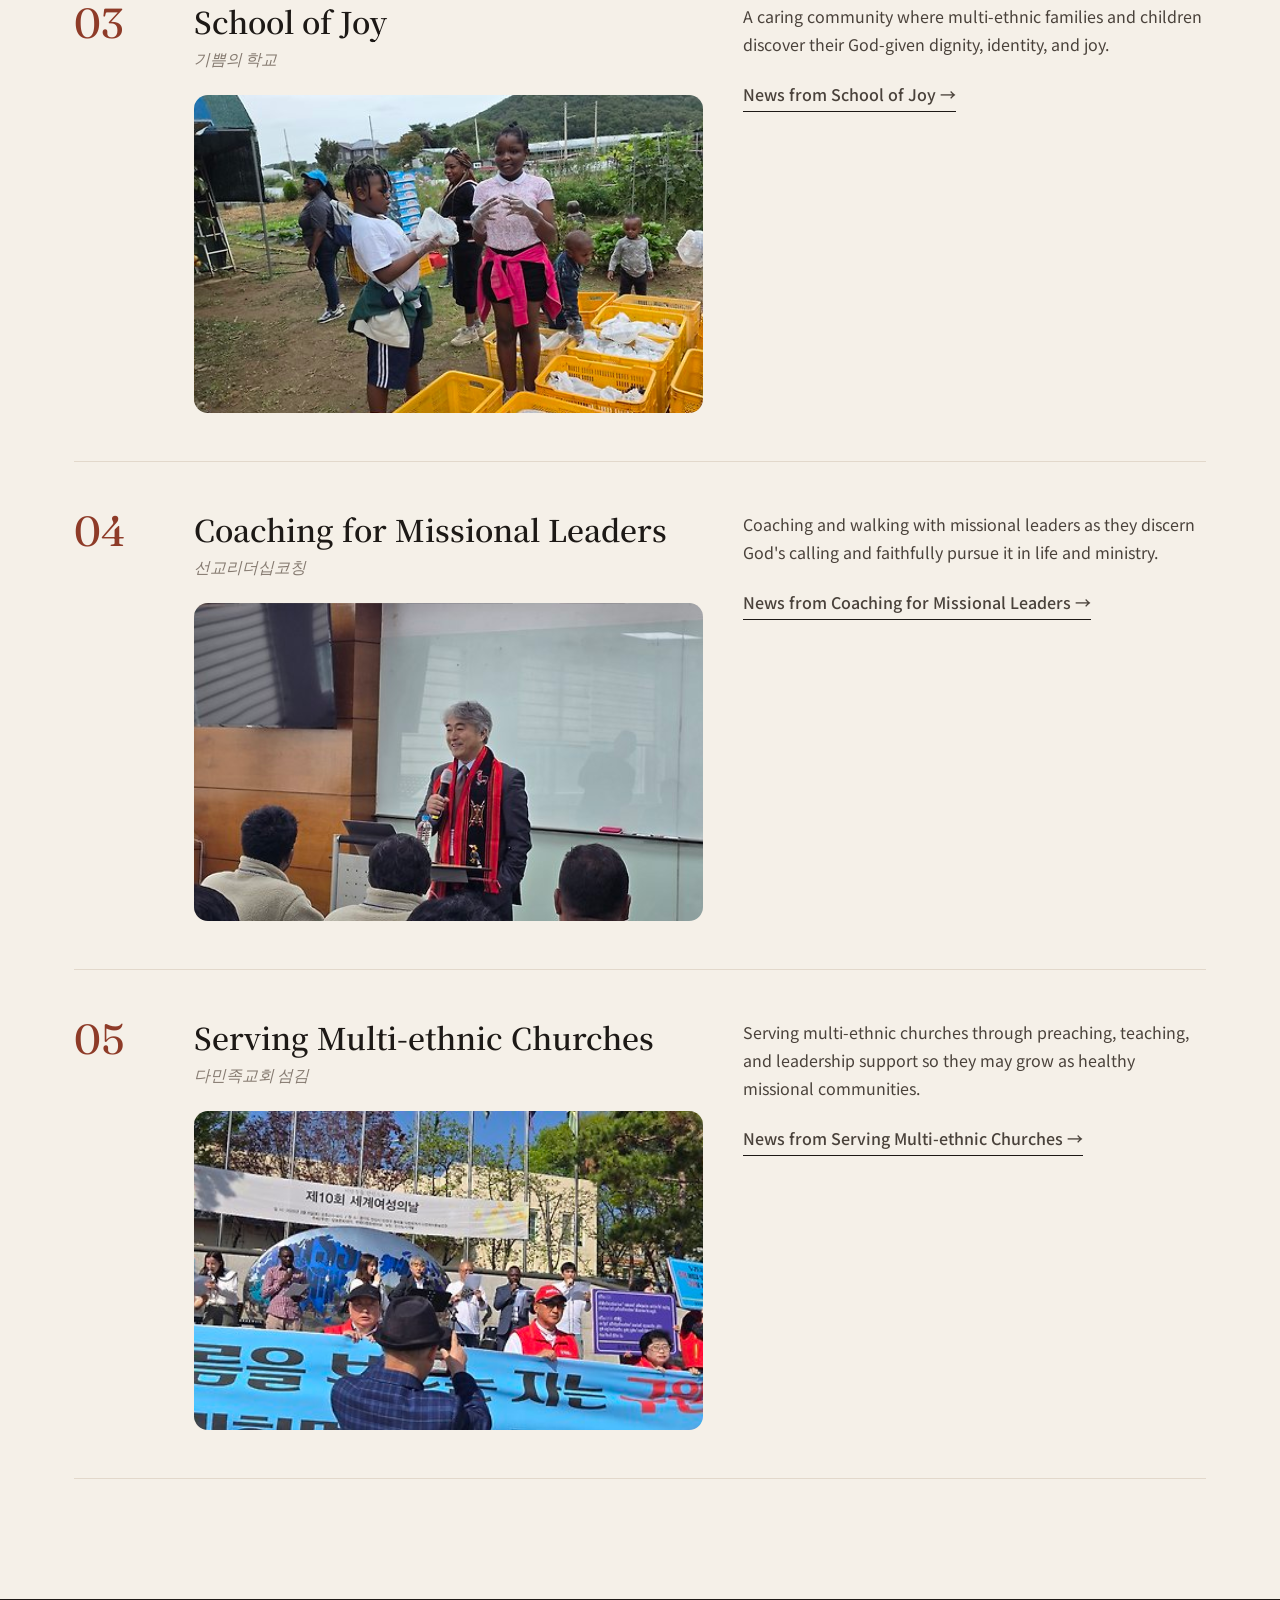
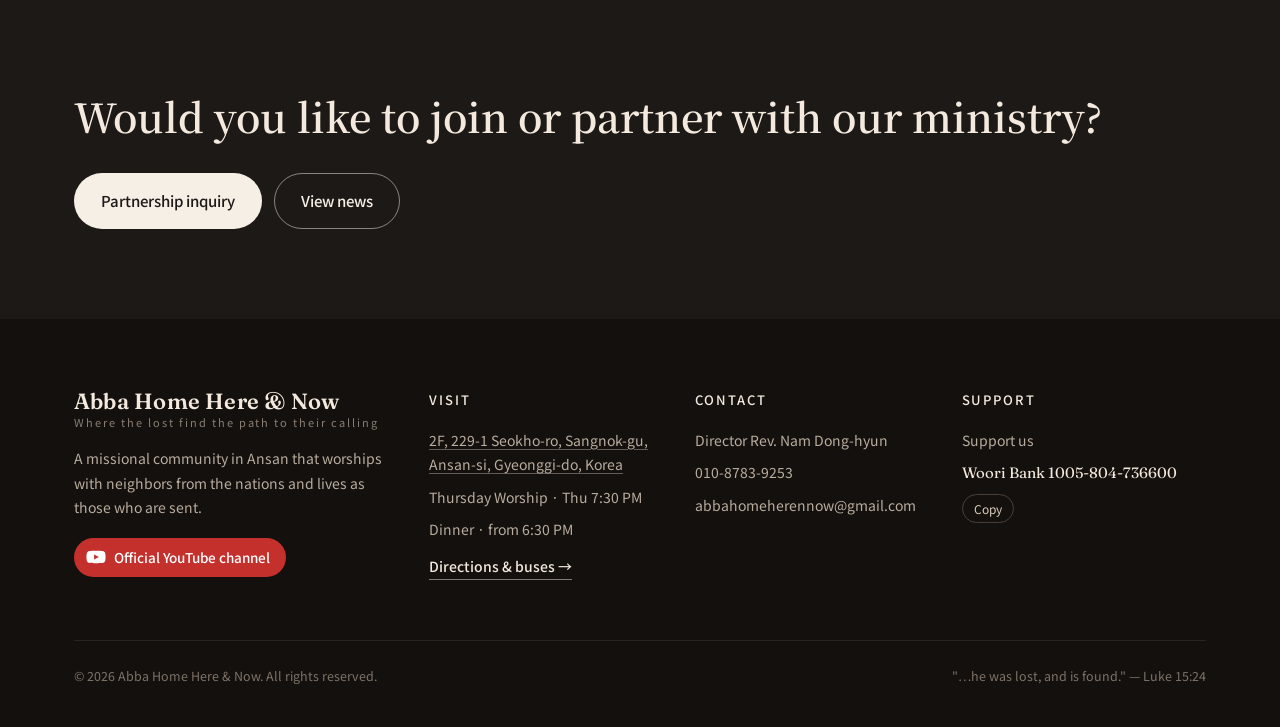
<file: ministries.html>
<!doctype html>
<html lang="ko">
<head>
<meta charset="utf-8">
<meta name="viewport" content="width=device-width,initial-scale=1">
<title>사역 | 아바홈히어랜나우</title>
<meta name="description" content="목요열방예배, 아바홈탕탕스쿨, 기쁨의 학교, 선교리더십코칭, 다민족교회 섬김.">
<link rel="canonical" href="https://www.abbahome.co.kr/ministries">
<meta name="keywords" content="아바홈, 아바홈히어랜나우, 아바홈 히어랜나우, Abba Home, Abba Home Here &amp; Now, 안산 다문화, 안산 선교, 안산 다문화 교회, 목요열방예배, 다문화 사역, 선교단체">
<meta name="robots" content="index,follow">
<meta property="og:type" content="website">
<meta property="og:site_name" content="아바홈히어랜나우">
<meta property="og:url" content="https://www.abbahome.co.kr/ministries">
<meta property="og:locale" content="ko_KR">
<meta property="og:title" content="사역 | 아바홈히어랜나우">
<meta property="og:description" content="목요열방예배, 아바홈탕탕스쿨, 기쁨의 학교, 선교리더십코칭, 다민족교회 섬김.">
<link rel="icon" href="favicon.svg" type="image/svg+xml">
<link rel="preconnect" href="https://fonts.googleapis.com"><link rel="preconnect" href="https://fonts.gstatic.com" crossorigin>
<link href="https://fonts.googleapis.com/css2?family=Fraunces:ital,opsz,wght@0,9..144,400;0,9..144,500;0,9..144,600;1,9..144,400&family=Noto+Sans+KR:wght@400;500;600&family=Noto+Serif+KR:wght@500;600&family=Noto+Sans+Sinhala:wght@400;500;600&family=Noto+Serif+Sinhala:wght@500;600&display=swap" rel="stylesheet">
<link rel="stylesheet" href="style.css">
</head>
<body data-page="ministries">

<div class="page-hero">
  <div class="wrap">
    <span class="eyebrow">Our Ministries</span>
    <h1 data-i18n="home.min.h2">아바홈의 사역</h1>
    <p data-i18n="min.p">예배의 자리에서 시작해 가정과 아이들, 리더와 교회로 — 부르심(Call), 함께 있음(Abide), 나아감(Go)의 흐름 안에서 다섯 가지 사역을 이어갑니다.</p>
  </div>
</div>

<section style="padding-top:60px">
  <div class="wrap min-list" id="min-list"></div>
</section>

<div class="cta-band">
  <div class="wrap">
    <h2 data-i18n="min.cta">사역에 함께하거나 협력하고 싶으신가요?</h2>
    <div class="btns">
      <a class="btn btn-primary" href="contact.html?type=coop" data-i18n="btn.coop">사역 협력 문의</a>
      <a class="btn btn-ghost" href="news.html" data-i18n="btn.viewNews">사역 소식 보기</a>
    </div>
  </div>
</div>

<script src="data.js"></script>
<script src="i18n.js"></script>
<script src="main.js"></script>
</body>
</html>
</file>
<file: style.css>
/* ===== Abba Home Here & Now ===== */
:root{
  --bg:#f5f0e8;
  --paper:#fbf8f3;
  --ink:#1d1916;
  --ink-2:#4a423b;
  --muted:#857a70;
  --line:#e2d8cb;
  --rust:#8e3b28;
  --rust-2:#6f2a1c;
  --clay:#c08a5b;
  --dusk:#2a211c;
  --radius:18px;
  --wrap:1180px;
  --serif:"Noto Serif KR","Noto Serif Sinhala","Fraunces","Songti SC",serif;
  --en:"Fraunces",serif;
  --sans:"Noto Sans KR","Noto Sans Sinhala","PingFang SC","Microsoft YaHei",system-ui,-apple-system,sans-serif;
}
*{box-sizing:border-box;margin:0;padding:0}
html{scroll-behavior:smooth}
body{background:var(--bg);color:var(--ink);font-family:var(--sans);font-size:16px;line-height:1.75;-webkit-font-smoothing:antialiased;word-break:keep-all}
img{max-width:100%;display:block}
a{color:inherit;text-decoration:none}
button{font:inherit;cursor:pointer}
.wrap{max-width:var(--wrap);margin:0 auto;padding:0 24px}

/* ---------- header ---------- */
.site-header{position:fixed;inset:0 0 auto 0;z-index:50;transition:background .35s,box-shadow .35s,color .35s;color:#fff}
.site-header.solid,.site-header.light{background:rgba(251,248,243,.92);backdrop-filter:blur(12px);color:var(--ink);box-shadow:0 1px 0 var(--line)}
.nav{display:flex;align-items:center;justify-content:space-between;height:72px}
.brand{display:flex;flex-direction:column;line-height:1.1}
.brand b{font-family:var(--en);font-weight:600;font-size:19px;letter-spacing:.01em}
.brand small{font-size:11px;letter-spacing:.18em;opacity:.7;margin-top:3px}
.menu{display:flex;gap:34px;align-items:center;font-size:15px}
.menu a{position:relative;opacity:.88}
.menu a:hover,.menu a.active{opacity:1}
.menu a.active::after{content:"";position:absolute;left:0;right:0;bottom:-6px;height:1.5px;background:currentColor}
.menu .cta{padding:9px 18px;border:1px solid currentColor;border-radius:99px}
.menu .cta:hover{background:var(--rust);border-color:var(--rust);color:#fff}
.burger{display:none;background:none;border:0;color:inherit;width:40px;height:40px}
.burger span{display:block;width:22px;height:1.5px;background:currentColor;margin:6px auto;transition:.3s}

/* ---------- hero ---------- */
.hero{position:relative;min-height:100vh;min-height:100svh;display:flex;align-items:flex-end;color:#f6efe6;overflow:hidden;background:var(--dusk)}
.hero-bg{position:absolute;inset:0;background:
  radial-gradient(120% 80% at 75% 20%,rgba(214,171,120,.55),transparent 60%),
  radial-gradient(90% 70% at 15% 90%,rgba(142,59,40,.75),transparent 65%),
  linear-gradient(180deg,#5a4334 0%,#3a2a21 55%,#1f1713 100%);
  background-size:cover;background-position:center}
.hero-bg.photo{filter:saturate(.85)}
.hero::after{content:"";position:absolute;inset:0;background:linear-gradient(180deg,rgba(20,14,11,.25) 0%,rgba(20,14,11,.1) 40%,rgba(20,14,11,.75) 100%)}
.grain{position:absolute;inset:0;opacity:.18;mix-blend-mode:overlay;pointer-events:none;
  background-image:url("data:image/svg+xml,%3Csvg xmlns='http://www.w3.org/2000/svg' width='160' height='160'%3E%3Cfilter id='n'%3E%3CfeTurbulence type='fractalNoise' baseFrequency='.9' numOctaves='2'/%3E%3C/filter%3E%3Crect width='100%25' height='100%25' filter='url(%23n)'/%3E%3C/svg%3E")}
.hero-inner{position:relative;z-index:2;width:100%;padding-bottom:12vh;padding-top:140px}
.eyebrow{font-size:12px;letter-spacing:.32em;text-transform:uppercase;opacity:.8}
.hero h1{font-family:var(--serif);font-weight:600;font-size:clamp(40px,7vw,92px);line-height:1.12;letter-spacing:-.02em;margin:22px 0 18px}
.hero h1 em{font-family:var(--en);font-style:italic;font-weight:400;color:#e6c49c}
.hero p.lead{font-size:clamp(16px,1.6vw,19px);max-width:560px;opacity:.88}
.hero-meta{display:flex;flex-wrap:wrap;gap:12px;margin-top:38px}
.btn{display:inline-flex;align-items:center;gap:10px;padding:14px 26px;border-radius:99px;font-size:15px;font-weight:500;transition:.25s;border:1px solid transparent}
.btn-primary{background:#f6efe6;color:var(--ink)}
.btn-primary:hover{background:var(--clay);color:#fff}
.btn-ghost{border-color:rgba(246,239,230,.5);color:#f6efe6}
.btn-ghost:hover{background:rgba(246,239,230,.12)}
.btn-dark{background:var(--ink);color:#fff}
.btn-dark:hover{background:var(--rust)}
.btn-line{border-color:var(--ink);color:var(--ink)}
.btn-line:hover{background:var(--ink);color:#fff}
.verse-float{position:absolute;right:24px;bottom:12vh;z-index:2;text-align:right;font-family:var(--en);font-style:italic;font-size:15px;opacity:.75;max-width:240px}
.verse-float span{display:block;font-style:normal;font-family:var(--sans);font-size:12px;letter-spacing:.15em;margin-top:6px}

/* ---------- page hero (sub pages) ---------- */
.page-hero{padding:170px 0 70px;background:var(--paper);border-bottom:1px solid var(--line)}
.page-hero h1{font-family:var(--serif);font-size:clamp(34px,5vw,60px);font-weight:600;letter-spacing:-.02em;line-height:1.2;margin:14px 0 14px}
.page-hero p{color:var(--ink-2);max-width:640px}
.page-hero .eyebrow{color:var(--rust);opacity:1}

/* ---------- sections ---------- */
section{padding:120px 0}
.sec-head{display:flex;justify-content:space-between;align-items:flex-end;gap:30px;margin-bottom:56px;flex-wrap:wrap}
.sec-head h2{font-family:var(--serif);font-size:clamp(30px,4vw,48px);font-weight:600;letter-spacing:-.02em;line-height:1.25}
.sec-head .eyebrow{color:var(--rust);opacity:1;margin-bottom:14px;display:block}
.sec-head p{color:var(--ink-2);max-width:420px}
.link-arrow{display:inline-flex;align-items:center;gap:8px;font-weight:500;border-bottom:1px solid var(--ink);padding-bottom:3px}
.link-arrow:hover{color:var(--rust);border-color:var(--rust)}

/* intro statement */
.statement{background:var(--paper)}
.statement-grid{display:grid;grid-template-columns:1fr 1.4fr;gap:80px;align-items:start}
.statement h2{font-family:var(--serif);font-size:clamp(28px,3.4vw,42px);line-height:1.4;font-weight:500;letter-spacing:-.015em}
.statement h2 b{color:var(--rust);font-weight:600}
.statement .body p{color:var(--ink-2);font-size:17px;margin-bottom:18px}
.stats{display:grid;grid-template-columns:repeat(3,1fr);border-top:1px solid var(--line);margin-top:40px}
.stats div{padding:24px 0}
.stats strong{display:block;font-family:var(--en);font-size:34px;font-weight:500;color:var(--rust)}
.stats span{font-size:13px;color:var(--muted)}

/* worship band */
.worship{background:var(--rust);color:#f8efe5;position:relative;overflow:hidden}
.worship::before{content:"";position:absolute;width:640px;height:640px;border-radius:50%;right:-180px;top:-260px;background:radial-gradient(circle,rgba(230,190,140,.35),transparent 70%)}
.worship-grid{position:relative;display:grid;grid-template-columns:1.1fr 1fr;gap:60px;align-items:center}
.worship h2{font-family:var(--serif);font-size:clamp(32px,4.4vw,54px);font-weight:600;line-height:1.2;letter-spacing:-.02em;margin:14px 0 18px}
.worship p{opacity:.85;max-width:480px}
.times{display:grid;gap:14px}
.time-card{display:flex;align-items:center;gap:22px;padding:24px 28px;border:1px solid rgba(248,239,229,.25);border-radius:var(--radius);background:rgba(255,255,255,.05)}
.time-card .t{font-family:var(--en);font-size:40px;font-weight:500;line-height:1;min-width:120px}
.time-card .t small{font-size:16px;margin-left:4px;opacity:.7}
.time-card b{display:block;font-size:17px;font-weight:600}
.time-card span{font-size:14px;opacity:.75}

/* ministries cards */
.min-grid{display:grid;grid-template-columns:repeat(12,1fr);gap:20px}
.min-card{grid-column:span 4;position:relative;border-radius:var(--radius);overflow:hidden;min-height:380px;color:#fff;display:flex;flex-direction:column;justify-content:flex-end;padding:28px;isolation:isolate;transition:transform .4s}
.min-card:nth-child(1),.min-card:nth-child(2){grid-column:span 6;min-height:440px}
.min-card:hover{transform:translateY(-4px)}
.min-card .ph{position:absolute;inset:0;z-index:-2;transition:transform .8s}
.min-card:hover .ph{transform:scale(1.04)}
.min-card::after{content:"";position:absolute;inset:0;z-index:-1;background:linear-gradient(180deg,transparent 30%,rgba(18,12,9,.82))}
.min-card .num{position:absolute;top:24px;left:28px;font-family:var(--en);font-size:14px;opacity:.8}
.min-card h3{font-family:var(--serif);font-size:26px;font-weight:600;margin-bottom:2px}
.min-card .en{font-family:var(--en);font-style:italic;font-size:15px;opacity:.8;margin-bottom:12px}
.min-card p{font-size:14.5px;opacity:.88;line-height:1.65}

/* placeholder art */
.ph{background-size:cover;background-position:center}
.ph.empty{background:var(--g,linear-gradient(135deg,#a8673f,#4a2e22))}
.ph.empty::before{content:"";position:absolute;inset:0;opacity:.22;mix-blend-mode:overlay;background-image:url("data:image/svg+xml,%3Csvg xmlns='http://www.w3.org/2000/svg' width='160' height='160'%3E%3Cfilter id='n'%3E%3CfeTurbulence type='fractalNoise' baseFrequency='.9' numOctaves='2'/%3E%3C/filter%3E%3Crect width='100%25' height='100%25' filter='url(%23n)'/%3E%3C/svg%3E")}

/* gallery */
.gallery{background:var(--paper)}
.gal-grid{display:grid;grid-template-columns:repeat(4,1fr);grid-auto-rows:220px;gap:14px;grid-auto-flow:dense}
.gal-item{position:relative;border-radius:14px;overflow:hidden;cursor:zoom-in}
.gal-item:nth-child(6n+1){grid-column:span 2;grid-row:span 2}
.gal-item:nth-child(6n+4){grid-row:span 2}
.gal-item .ph{position:absolute;inset:0;transition:transform .7s}
.gal-item:hover .ph{transform:scale(1.05)}
.gal-item figcaption{position:absolute;left:14px;bottom:12px;color:#fff;font-size:13px;padding:5px 12px;border-radius:99px;background:rgba(20,14,11,.45);backdrop-filter:blur(6px)}
.gal-item .empty-label{position:absolute;inset:0;display:grid;place-items:center;color:rgba(255,255,255,.55);font-size:12px;letter-spacing:.2em}

/* news board */
.board-tabs{display:flex;flex-wrap:wrap;gap:8px;margin-bottom:34px}
.tab{padding:9px 18px;border-radius:99px;border:1px solid var(--line);background:transparent;color:var(--ink-2);font-size:14px;transition:.2s}
.tab:hover{border-color:var(--ink)}
.tab.on{background:var(--ink);border-color:var(--ink);color:#fff}
.posts{display:grid;grid-template-columns:repeat(3,1fr);gap:28px}
.post{cursor:pointer;display:flex;flex-direction:column}
.post .thumb{position:relative;aspect-ratio:4/3;border-radius:14px;overflow:hidden;margin-bottom:18px}
.post .thumb .ph{position:absolute;inset:0;transition:transform .6s}
.post:hover .thumb .ph{transform:scale(1.05)}
.badge{display:inline-block;font-size:12px;font-weight:500;color:var(--rust);letter-spacing:.02em}
.post .meta{display:flex;gap:12px;align-items:center;margin-bottom:8px}
.post .meta time{font-size:12.5px;color:var(--muted)}
.post h3{font-family:var(--serif);font-size:20px;font-weight:600;line-height:1.45;margin-bottom:8px}
.post:hover h3{color:var(--rust)}
.post p{font-size:14.5px;color:var(--ink-2);display:-webkit-box;-webkit-line-clamp:2;-webkit-box-orient:vertical;overflow:hidden}
.empty-msg{grid-column:1/-1;text-align:center;color:var(--muted);padding:60px 0}

/* board list mode (ministries page) */
.board-list{border-top:1.5px solid var(--ink)}
.row{display:grid;grid-template-columns:90px 1fr 160px 120px;gap:20px;align-items:center;padding:22px 6px;border-bottom:1px solid var(--line);cursor:pointer;transition:background .2s}
.row:hover{background:var(--paper)}
.row .no{font-family:var(--en);color:var(--muted)}
.row .ttl b{font-weight:600;display:block}
.row .ttl span{font-size:14px;color:var(--muted)}
.row time{color:var(--muted);font-size:14px;text-align:right}
.view-toggle{display:flex;gap:4px;margin-left:auto}
.view-toggle button{background:none;border:1px solid var(--line);border-radius:10px;padding:8px 12px;font-size:13px;color:var(--ink-2)}
.view-toggle button.on{background:var(--ink);color:#fff;border-color:var(--ink)}
.board-bar{display:flex;align-items:center;gap:16px;flex-wrap:wrap;margin-bottom:34px}
.board-bar .board-tabs{margin:0}

/* ministry detail list (ministries page) */
.min-list{display:grid;gap:0}
.min-row{display:grid;grid-template-columns:80px 1.1fr 1fr;gap:40px;padding:48px 0;border-top:1px solid var(--line);align-items:start}
.min-row:last-child{border-bottom:1px solid var(--line)}
.min-row .n{font-family:var(--en);font-size:42px;color:var(--rust);line-height:1}
.min-row h3{font-family:var(--serif);font-size:30px;font-weight:600;line-height:1.3}
.min-row .en{font-family:var(--en);font-style:italic;color:var(--muted);margin-top:4px}
.min-row .sched{display:inline-block;margin-top:16px;font-size:13.5px;background:var(--rust);color:#fff;padding:6px 14px;border-radius:99px}
.min-row .desc p{color:var(--ink-2)}
.min-row .desc p.e{font-size:14px;color:var(--muted);margin-top:12px;font-style:italic;font-family:var(--en)}
.min-row .img{position:relative;aspect-ratio:16/10;border-radius:14px;overflow:hidden;margin-top:22px}
.min-row .img .ph{position:absolute;inset:0}

/* about page */
.vision{background:var(--dusk);color:#f3e9de;text-align:center;position:relative;overflow:hidden}
.vision .grain{opacity:.12}
.vision .eyebrow{color:#e6c49c;opacity:1}
.vision h2{font-family:var(--serif);font-size:clamp(34px,5.4vw,68px);font-weight:600;letter-spacing:-.02em;line-height:1.25;margin:22px 0 12px}
.vision .en{font-family:var(--en);font-style:italic;font-size:clamp(18px,2vw,24px);opacity:.75}
.mission-grid{display:grid;grid-template-columns:1fr 1.5fr;gap:80px}
.mission-steps{counter-reset:s}
.mstep{display:grid;grid-template-columns:56px 1fr;gap:16px;padding:22px 0;border-bottom:1px solid var(--line)}
.mstep:first-child{border-top:1px solid var(--line)}
.mstep::before{counter-increment:s;content:"0" counter(s);font-family:var(--en);color:var(--rust);font-size:20px}
.mstep b{display:block;font-size:18px;font-weight:600;margin-bottom:2px}
.mstep span{color:var(--ink-2);font-size:15px}
.mission-full{margin-top:40px;padding:28px;background:var(--paper);border-radius:var(--radius);font-size:15px;color:var(--ink-2)}
.mission-full p+p{margin-top:14px;font-family:var(--en);font-style:italic;font-size:14.5px;color:var(--muted)}
.values{background:var(--paper)}
.verse-block{max-width:780px;margin:0 auto 64px;text-align:center}
.verse-block blockquote{font-family:var(--serif);font-size:clamp(18px,2vw,22px);line-height:1.9;color:var(--ink-2)}
.verse-block blockquote b{color:var(--rust);font-weight:600}
.verse-block cite{display:block;margin-top:14px;font-style:normal;font-size:13px;letter-spacing:.15em;color:var(--muted)}
.val-grid{display:grid;grid-template-columns:repeat(3,1fr);gap:20px}
.val{background:var(--bg);border-radius:var(--radius);padding:40px 32px;border:1px solid var(--line)}
.val .en{font-family:var(--en);font-size:44px;font-weight:500;color:var(--rust);line-height:1;margin-bottom:22px}
.val h3{font-family:var(--serif);font-size:24px;font-weight:600;margin-bottom:10px}
.val p{color:var(--ink-2);font-size:15px}
.foundation{background:var(--rust);color:#f8efe5;text-align:center}
.foundation blockquote{font-family:var(--serif);font-size:clamp(20px,2.4vw,28px);line-height:1.9;max-width:760px;margin:24px auto 0}
.foundation cite{display:block;margin-top:24px;font-style:normal;letter-spacing:.15em;font-size:13px;opacity:.75}
.foundation .eyebrow{opacity:.75}
.leader{display:grid;grid-template-columns:1fr 1.4fr;gap:60px;align-items:center}
.leader .portrait{position:relative;aspect-ratio:4/5;border-radius:var(--radius);overflow:hidden}
.leader .portrait .ph{position:absolute;inset:0}
.leader h3{font-family:var(--serif);font-size:34px;font-weight:600}
.leader .role{color:var(--rust);font-weight:500;margin-bottom:20px}
.leader p{color:var(--ink-2)}

/* contact */
.contact-grid{display:grid;grid-template-columns:1fr 1.3fr;gap:70px;align-items:start}
.info-list{display:grid;gap:0;border-top:1px solid var(--line)}
.info-list div{padding:20px 0;border-bottom:1px solid var(--line);display:grid;grid-template-columns:110px 1fr;gap:16px}
.info-list dt{font-size:13px;letter-spacing:.08em;color:var(--muted);padding-top:2px}
.info-list dd{font-weight:500}
.info-list dd a:hover{color:var(--rust)}
.support-card{margin-top:30px;padding:28px;border-radius:var(--radius);background:var(--dusk);color:#f3e9de}
.support-card h4{font-family:var(--serif);font-size:20px;margin-bottom:6px}
.support-card p{font-size:14px;opacity:.75}
.support-card .acct{display:flex;justify-content:space-between;align-items:center;gap:10px;margin-top:18px;padding:14px 18px;background:rgba(255,255,255,.07);border-radius:12px;font-family:var(--en);font-size:17px;flex-wrap:wrap}
.copy{background:#f3e9de;color:var(--ink);border:0;border-radius:99px;padding:6px 14px;font-size:13px;font-family:var(--sans)}
.form-card{background:var(--paper);border:1px solid var(--line);border-radius:22px;padding:40px}
.type-switch{display:grid;grid-template-columns:1fr 1fr;gap:8px;padding:6px;background:var(--bg);border-radius:14px;margin-bottom:28px}
.type-switch label{position:relative;text-align:center;padding:12px;border-radius:10px;cursor:pointer;font-weight:500;font-size:15px;color:var(--ink-2);transition:.2s}
.type-switch input{position:absolute;opacity:0;pointer-events:none}
.type-switch label:has(input:checked){background:var(--ink);color:#fff}
.fields{display:grid;grid-template-columns:1fr 1fr;gap:18px}
.field{display:flex;flex-direction:column;gap:7px}
.field.full{grid-column:1/-1}
.field label{font-size:13.5px;font-weight:500;color:var(--ink-2)}
.field label i{color:var(--rust);font-style:normal}
.field input,.field select,.field textarea{font:inherit;font-size:15px;padding:13px 15px;border-radius:12px;border:1px solid var(--line);background:#fff;color:var(--ink);transition:border .2s,box-shadow .2s}
.field textarea{min-height:150px;resize:vertical}
.field input:focus,.field select:focus,.field textarea:focus{outline:0;border-color:var(--rust);box-shadow:0 0 0 3px rgba(142,59,40,.12)}
.coop-only{display:none}
.is-coop .coop-only{display:flex}
.consent{display:flex;gap:10px;align-items:flex-start;font-size:13.5px;color:var(--ink-2);margin-top:20px}
.consent input{margin-top:5px;accent-color:var(--rust)}
.form-foot{display:flex;justify-content:space-between;align-items:center;gap:16px;margin-top:26px;flex-wrap:wrap}
.form-foot small{color:var(--muted);font-size:12.5px}
.form-status{margin-top:18px;padding:14px 18px;border-radius:12px;font-size:14.5px;display:none}
.form-status.ok{display:block;background:#e9f1e6;color:#2f5a2a}
.form-status.err{display:block;background:#f7e5e0;color:var(--rust-2)}
.hp{position:absolute;left:-9999px}

/* CTA band */
.cta-band{background:var(--ink);color:#f3e9de;padding:90px 0}
.cta-band .wrap{display:flex;justify-content:space-between;align-items:center;gap:30px;flex-wrap:wrap}
.cta-band h2{font-family:var(--serif);font-size:clamp(26px,3.4vw,40px);font-weight:600;line-height:1.35}
.cta-band .btns{display:flex;gap:12px;flex-wrap:wrap}

/* footer */
footer{background:#14100d;color:#b9ada0;padding:70px 0 40px;font-size:14px}
.foot-grid{display:grid;grid-template-columns:1.4fr 1fr 1fr 1.1fr;gap:44px}
.foot-grid .brand b{color:#f3e9de;font-size:22px}
.foot-grid .brand small{color:#b9ada0}
.foot-grid h5{color:#f3e9de;font-size:13px;letter-spacing:.15em;font-weight:500;margin-bottom:16px}
.foot-grid ul{list-style:none;display:grid;gap:8px}
.foot-grid a:hover{color:#fff}
.foot-bottom{margin-top:60px;padding-top:24px;border-top:1px solid #2b241f;display:flex;justify-content:space-between;flex-wrap:wrap;gap:12px;font-size:12.5px;color:#7d7268}

/* modal */
.modal{position:fixed;inset:0;z-index:100;display:none;background:rgba(15,10,8,.6);backdrop-filter:blur(6px);padding:30px 16px;overflow-y:auto}
.modal.open{display:block}
.modal-box{max-width:760px;margin:40px auto;background:var(--paper);border-radius:22px;overflow:hidden;animation:pop .35s ease}
@keyframes pop{from{opacity:0;transform:translateY(16px)}to{opacity:1;transform:none}}
.modal-box .cover{position:relative;aspect-ratio:16/9}
.modal-box .cover .ph{position:absolute;inset:0}
.modal-body{padding:36px 40px 44px}
.modal-body h2{font-family:var(--serif);font-size:28px;font-weight:600;line-height:1.4;margin:8px 0 6px}
.modal-body time{color:var(--muted);font-size:14px}
.modal-body .txt{margin-top:22px;color:var(--ink-2);white-space:pre-line}
.modal-body .more-imgs{display:grid;grid-template-columns:repeat(2,1fr);gap:10px;margin-top:24px}
.modal-body .more-imgs img{border-radius:10px;aspect-ratio:4/3;object-fit:cover;width:100%}
.modal-close{position:fixed;top:18px;right:20px;width:46px;height:46px;border-radius:50%;border:0;background:#fff;font-size:22px;z-index:101}
.lightbox img{max-height:86vh;margin:4vh auto;border-radius:12px}
.gal-count{position:absolute;top:10px;right:10px;color:#fff;font-size:12px;padding:3px 10px;border-radius:99px;background:rgba(20,14,11,.5);backdrop-filter:blur(6px)}
.gal-count::before{content:"▦ ";opacity:.8}
.album{position:relative;max-width:min(1100px,94vw);margin:3vh auto;text-align:center}
.album img{max-height:80vh;max-width:100%;border-radius:12px;display:block;margin:0 auto}
.album-bar{display:flex;justify-content:center;gap:14px;color:#fff;margin-top:12px;font-size:14px}
.album-num{opacity:.7}
.album-nav{position:absolute;top:40%;width:46px;height:46px;border-radius:50%;border:0;background:rgba(255,255,255,.85);font-size:28px;line-height:1;cursor:pointer;color:#2a1f1a}
.album-nav.prev{left:8px}.album-nav.next{right:8px}
.hero-credit{position:absolute;right:16px;bottom:10px;z-index:3;font-size:11px;color:rgba(255,255,255,.55)}

/* reveal */
.reveal{opacity:0;transform:translateY(24px);transition:opacity .9s ease,transform .9s ease}
.reveal.in{opacity:1;transform:none}

/* ---------- responsive ---------- */
@media (max-width:960px){
  section{padding:84px 0}
  .statement-grid,.worship-grid,.mission-grid,.contact-grid,.leader{grid-template-columns:1fr;gap:44px}
  .min-card,.min-card:nth-child(1),.min-card:nth-child(2){grid-column:span 12;min-height:340px}
  .posts{grid-template-columns:repeat(2,1fr)}
  .val-grid{grid-template-columns:1fr}
  .min-row{grid-template-columns:1fr;gap:16px}
  .foot-grid{grid-template-columns:1fr 1fr}
  .verse-float{display:none}
}
@media (max-width:760px){
  .burger{display:block}
  .menu{position:fixed;inset:72px 0 auto 0;flex-direction:column;align-items:flex-start;gap:0;background:var(--paper);color:var(--ink);padding:10px 24px 26px;border-bottom:1px solid var(--line);transform:translateY(-8px);opacity:0;pointer-events:none;transition:.3s}
  .menu a{width:100%;padding:14px 0;border-bottom:1px solid var(--line);font-size:17px}
  .menu a.active::after{display:none}
  .menu .cta{margin-top:16px;text-align:center;border-radius:12px;padding:14px}
  .nav-open .menu{opacity:1;transform:none;pointer-events:auto}
  .nav-open{background:var(--paper)!important;color:var(--ink)!important}
  .wrap{padding:0 16px}
  .posts{grid-template-columns:1fr}
  .gal-grid{grid-template-columns:repeat(2,1fr);grid-auto-rows:160px}
  .gal-item:nth-child(6n+1){grid-column:span 2}
  .fields{grid-template-columns:1fr}
  .form-card{padding:26px 20px}
  .row{grid-template-columns:1fr auto;gap:6px}
  .row .no,.row .badge{display:none}
  .foot-grid{grid-template-columns:1fr}
  .stats strong{font-size:26px}
  .modal-body{padding:26px 22px 32px}
  .time-card{flex-direction:column;align-items:flex-start;gap:10px}
}
@media (prefers-reduced-motion:reduce){*{transition:none!important;animation:none!important}.reveal{opacity:1;transform:none}}
.info-list dd{overflow-wrap:anywhere}

/* ---------- language switcher ---------- */
.nav{gap:20px}
.menu{margin-left:auto}
.lang{position:relative}
.lang-btn{display:flex;align-items:center;gap:6px;background:none;border:1px solid currentColor;border-radius:99px;padding:7px 12px;color:inherit;font-size:13px;opacity:.9}
.lang-btn:hover{opacity:1}
.lang-menu{position:absolute;right:0;top:calc(100% + 10px);list-style:none;background:var(--paper);color:var(--ink);border:1px solid var(--line);border-radius:14px;padding:6px;min-width:150px;box-shadow:0 12px 30px rgba(20,14,11,.15);opacity:0;transform:translateY(-6px);pointer-events:none;transition:.2s;z-index:60}
.lang.open .lang-menu{opacity:1;transform:none;pointer-events:auto}
.lang-menu button{width:100%;text-align:left;background:none;border:0;padding:10px 14px;border-radius:9px;font-size:14.5px;color:var(--ink)}
.lang-menu button:hover{background:var(--bg)}
.lang-menu button.on{background:var(--ink);color:#fff}
html:lang(zh) body,html:lang(fr) body,html:lang(en) body,html:lang(si) body{word-break:normal;overflow-wrap:break-word}
html:lang(si) body{line-height:1.85}
html:lang(si) .hero h1,html:lang(si) .vision h2{font-size:clamp(32px,5.4vw,68px);line-height:1.3}
html:lang(fr) .hero h1,html:lang(en) .hero h1{font-size:clamp(38px,6.2vw,84px)}
@media (max-width:760px){.menu{margin-left:0}.lang{margin-left:auto}.lang-btn{padding:6px 10px}}

.foot-acct{display:flex;flex-wrap:wrap;align-items:center;gap:8px;color:#f3e9de;font-family:var(--en);font-size:15px}
.foot-copy{background:none;border:1px solid #4a3f37;color:#d8cbbd;border-radius:99px;padding:3px 11px;font-size:12px;font-family:var(--sans)}
.foot-copy:hover{border-color:#f3e9de;color:#fff}
@media (max-width:960px) and (min-width:761px){.foot-grid{grid-template-columns:1fr 1fr}}

/* footer youtube */
.foot-yt{display:inline-flex;align-items:center;gap:8px;margin-top:18px;padding:8px 16px 8px 12px;border-radius:99px;background:#c4302b;color:#fff;font-size:13.5px;font-weight:500;transition:background .2s}
.foot-yt:hover{background:#e0362f;color:#fff}
.foot-yt svg{width:20px;height:20px;fill:#fff;flex:none}

/* nations */
.nations-sec{padding-top:0}
.nations{list-style:none;display:flex;flex-wrap:wrap;gap:8px}
.nation{display:inline-flex;align-items:center;gap:7px;padding:6px 13px 6px 10px;border:1px solid rgba(60,40,30,.14);border-radius:99px;background:rgba(255,255,255,.6);font-size:13.5px;font-weight:500;line-height:1.3}
.nation .flag{font-size:17px;line-height:1}
@media (max-width:760px){.nations{gap:6px}.nation{font-size:12.5px;padding:5px 11px 5px 8px}.nation .flag{font-size:15px}}

.foot-map{text-decoration:underline;text-decoration-color:rgba(243,233,222,.35);text-underline-offset:3px}
.foot-map:hover{text-decoration-color:#f3e9de}
.foot-dir{display:inline-block;margin-top:4px;color:#f3e9de;font-weight:500;border-bottom:1px solid rgba(243,233,222,.5);padding-bottom:1px}
.foot-dir:hover{color:#fff;border-color:#fff}
</file>
